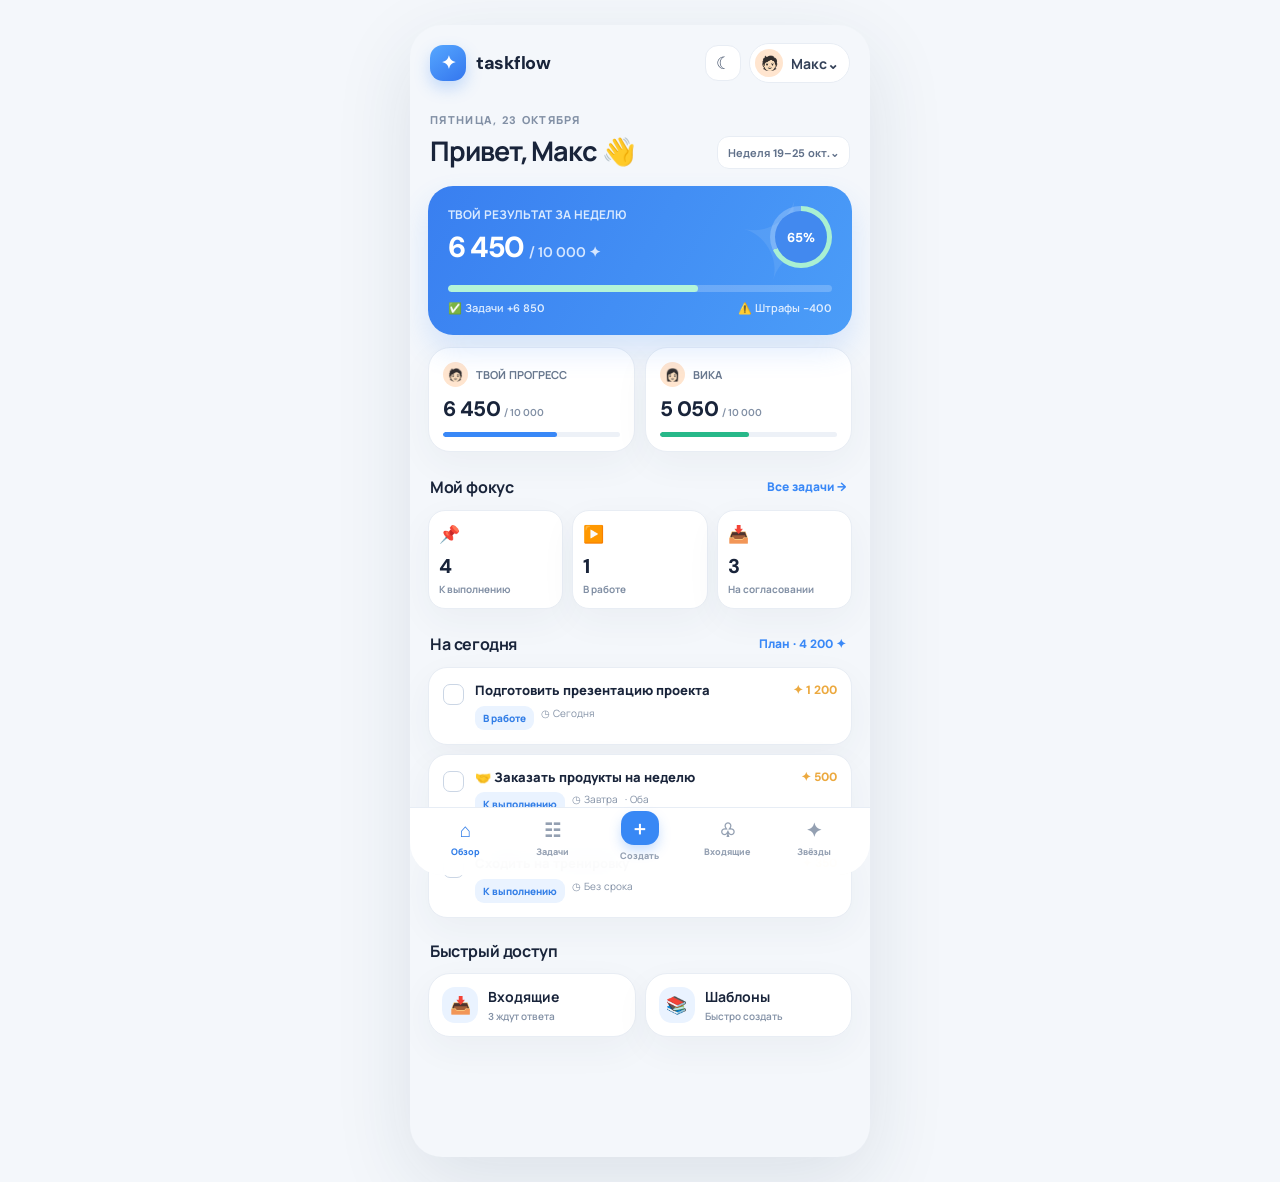
<file: prototype/taskflow-miniapp.html>
<!doctype html>
<html lang="ru">
<head>
<meta charset="utf-8"><meta name="viewport" content="width=device-width,initial-scale=1,viewport-fit=cover"><meta name="theme-color" content="#f4f7fb">
<title>TaskFlow — Mini App concept</title>
<style>
@import url('https://fonts.googleapis.com/css2?family=DM+Sans:wght@400;500;600;700;800&family=Manrope:wght@400;500;600;700;800&display=swap');
:root{--bg:#f4f7fb;--card:#fff;--ink:#19243a;--muted:#8290a5;--line:#e8edf4;--blue:#3988f7;--blue2:#eaf3ff;--mint:#27b889;--amber:#f1a83b;--red:#e66a75;--shadow:0 12px 36px #253c5d0c;--radius:22px}*{box-sizing:border-box}body{margin:0;background:var(--bg);color:var(--ink);font-family:'DM Sans',Manrope,-apple-system,BlinkMacSystemFont,sans-serif;font-size:14px}button,input,select,textarea{font:inherit}button{cursor:pointer;border:0}.app{max-width:460px;min-height:100vh;margin:auto;background:var(--bg);position:relative;padding-bottom:98px;overflow:hidden}.top{padding:18px 20px 12px;display:flex;align-items:center;justify-content:space-between}.brand{display:flex;align-items:center;gap:10px;font-weight:800;font-size:18px;letter-spacing:-.5px}.logo{width:36px;height:36px;border-radius:13px;background:linear-gradient(145deg,#56a7ff,#3476ee);display:grid;place-items:center;color:white;box-shadow:0 7px 16px #3988f744}.profile{display:flex;align-items:center;gap:8px;background:#fff;border:1px solid var(--line);padding:5px 10px 5px 5px;border-radius:99px;color:#344158;font-weight:700}.avatar{width:28px;height:28px;border-radius:50%;background:#ffe5cf;display:grid;place-items:center}.content{padding:8px 18px 22px}.greeting{display:flex;justify-content:space-between;align-items:flex-end;margin:9px 2px 17px}.eyebrow{color:var(--muted);font-size:11px;font-weight:800;text-transform:uppercase;letter-spacing:1.3px}.greeting h1{font-size:27px;letter-spacing:-1.1px;margin:5px 0 0}.week-chip{background:#fff;border:1px solid var(--line);border-radius:12px;padding:8px 10px;color:#61718a;font-size:11px;font-weight:700}.hero{background:linear-gradient(120deg,#397ff0,#4b9df8);color:white;border-radius:25px;padding:20px;box-shadow:0 15px 30px #3988f72a;position:relative;overflow:hidden}.hero:after{content:'✦';position:absolute;right:22px;top:-17px;font-size:112px;color:#ffffff16;transform:rotate(15deg)}.hero-head{display:flex;justify-content:space-between;position:relative;z-index:1}.hero-label{font-size:12px;color:#d8e9ff;font-weight:700}.hero-total{font-size:29px;font-weight:800;letter-spacing:-1px;margin-top:5px}.hero-total small{font-size:14px;font-weight:600;color:#d5e6ff;letter-spacing:0}.goal-ring{width:62px;height:62px;border-radius:50%;display:grid;place-items:center;background:conic-gradient(#a9f0d2 0 68%,#ffffff39 68%);position:relative}.goal-ring:before{content:'';position:absolute;inset:5px;background:#4289ef;border-radius:50%}.goal-ring span{position:relative;font-size:13px;font-weight:800}.progress{height:7px;border-radius:10px;background:#ffffff35;margin:17px 0 8px;overflow:hidden;position:relative;z-index:1}.progress i{display:block;background:#b3f4d8;width:68%;height:100%;border-radius:inherit}.hero-foot{display:flex;justify-content:space-between;color:#deedff;font-size:11px;font-weight:600;position:relative;z-index:1}.duo{display:grid;grid-template-columns:1fr 1fr;gap:10px;margin:12px 0}.person-card,.stat,.panel,.task-card,.shortcut{background:var(--card);border:1px solid var(--line);border-radius:var(--radius);box-shadow:var(--shadow)}.person-card{padding:14px}.person-head{display:flex;align-items:center;gap:8px;color:#69788e;font-weight:700;font-size:11px}.person-head .avatar{width:25px;height:25px;font-size:12px}.person-points{font-size:21px;font-weight:800;letter-spacing:-.6px;margin:8px 0 2px}.person-points small{font-size:10px;color:var(--muted);font-weight:600;letter-spacing:0}.mini-bar{height:5px;background:#edf1f7;border-radius:9px;overflow:hidden;margin-top:9px}.mini-bar i{height:100%;display:block;background:var(--blue);border-radius:9px}.section-head{display:flex;align-items:center;justify-content:space-between;margin:22px 2px 11px}.section-head h2{font-size:16px;margin:0;letter-spacing:-.4px}.text-btn{background:none;color:var(--blue);font-size:12px;font-weight:800;padding:4px}.metrics{display:grid;grid-template-columns:repeat(3,1fr);gap:9px}.stat{padding:12px 10px;border-radius:17px}.stat-icon{font-size:17px}.stat-num{font-size:20px;font-weight:800;margin-top:8px;letter-spacing:-.5px}.stat-label{color:var(--muted);font-size:10px;font-weight:700;margin-top:3px}.shortcuts{display:grid;grid-template-columns:1fr 1fr;gap:9px}.shortcut{padding:13px;display:flex;align-items:center;gap:10px;text-align:left;color:var(--ink);font-weight:700}.shortcut .tile{width:36px;height:36px;border-radius:13px;display:grid;place-items:center;background:var(--blue2);font-size:17px}.shortcut small{display:block;color:var(--muted);font-size:10px;font-weight:600;margin-top:3px}.panel{padding:14px;border-radius:19px}.task-card{padding:14px;margin-bottom:9px;border-radius:19px;display:flex;gap:11px;align-items:flex-start;cursor:pointer}.check{width:21px;height:21px;border-radius:7px;border:1.7px solid #cbd6e5;flex:0 0 auto;margin-top:2px}.task-body{flex:1;min-width:0}.task-title{font-weight:800;font-size:13px;line-height:1.35}.task-meta{color:var(--muted);font-size:10px;margin-top:6px;display:flex;gap:7px;flex-wrap:wrap}.task-points{font-size:12px;color:#eca93f;font-weight:800;white-space:nowrap}.badge{display:inline-flex;align-items:center;gap:4px;padding:5px 8px;border-radius:9px;font-size:10px;font-weight:800;background:#eff4fa;color:#75849a}.badge.blue{background:#eaf3ff;color:#347fe7}.badge.green{background:#e8f8f1;color:#21a879}.badge.orange{background:#fff5e5;color:#df972d}.badge.red{background:#fff0f1;color:#d85d68}.filters{display:flex;gap:7px;overflow:auto;padding:2px 0 10px;scrollbar-width:none}.filters button{background:#fff;border:1px solid var(--line);padding:8px 12px;border-radius:99px;color:#76859b;font-size:11px;font-weight:800;white-space:nowrap}.filters button.active{background:#2f80f4;border-color:#2f80f4;color:white}.tabscope{display:flex;background:#e9eef6;border-radius:13px;padding:3px;margin:6px 0 12px}.tabscope button{background:transparent;flex:1;padding:8px 2px;border-radius:10px;color:#78869a;font-size:10px;font-weight:800}.tabscope button.active{background:white;color:#2d7fea;box-shadow:0 2px 8px #263b5b10}.bottom{position:fixed;bottom:0;left:50%;transform:translateX(-50%);width:min(460px,100%);padding:9px 12px calc(10px + env(safe-area-inset-bottom));background:#fffffff2;backdrop-filter:blur(18px);border-top:1px solid #e7edf5;display:grid;grid-template-columns:repeat(5,1fr);z-index:10}.nav{color:#94a0b2;background:none;display:flex;align-items:center;flex-direction:column;gap:4px;font-size:9px;font-weight:800;padding:3px}.nav b{font-size:19px;line-height:21px}.nav.active{color:#347fe8}.nav.add b{background:#3888f5;color:white;border-radius:13px;width:38px;height:34px;display:grid;place-items:center;margin-top:-9px;box-shadow:0 6px 12px #3988f744}.page-title{font-size:24px;letter-spacing:-.9px;margin:8px 2px 5px}.sub{color:var(--muted);font-size:12px;margin:0 2px 15px}.summary-row{display:flex;gap:8px;overflow:auto;margin:12px 0}.summary-pill{background:white;border:1px solid var(--line);border-radius:13px;padding:10px 12px;white-space:nowrap;font-size:11px;color:#687991;font-weight:700}.summary-pill strong{color:var(--ink);font-size:14px;margin-right:4px}.primary{width:100%;border-radius:15px;padding:14px;color:white;background:var(--blue);font-weight:800;box-shadow:0 8px 17px #3988f72b}.secondary{background:#eef4fc;color:#3d80dc;border-radius:13px;padding:11px 13px;font-weight:800}.danger{background:#fff0f1;color:#d75c67;border-radius:13px;padding:11px 13px;font-weight:800}.modal-wrap{position:fixed;inset:0;background:#14223a66;z-index:30;display:none;align-items:flex-end;justify-content:center}.modal-wrap.open{display:flex}.modal{width:min(460px,100%);max-height:90vh;overflow:auto;background:#f8fafd;border-radius:25px 25px 0 0;padding:11px 20px calc(22px + env(safe-area-inset-bottom));animation:up .22s ease}.handle{width:38px;height:4px;background:#d8e0eb;border-radius:8px;margin:0 auto 17px}.modal-head{display:flex;justify-content:space-between;align-items:center;margin-bottom:17px}.modal-head h2{margin:0;font-size:19px;letter-spacing:-.5px}.close{width:31px;height:31px;border-radius:50%;background:#eaf0f7;color:#7b899d;font-size:19px}.field{margin:13px 0}.field label{display:block;color:#687890;font-size:11px;font-weight:800;margin:0 0 7px 2px}.field input,.field select,.field textarea{width:100%;border:1px solid #e1e8f0;border-radius:13px;background:#fff;padding:13px;color:var(--ink);outline:0}.field textarea{min-height:78px;resize:vertical}.choice-row{display:flex;gap:7px}.choice{flex:1;border:1px solid #e1e8f0;background:#fff;color:#697991;padding:10px 5px;border-radius:12px;font-size:11px;font-weight:800}.choice.selected{background:#eaf3ff;border-color:#82b6fa;color:#347fe8}.modal-actions{display:flex;gap:9px;margin-top:18px}.modal-actions>*{flex:1}.confirm-card{padding:18px;background:#fff;border-radius:19px;text-align:center;margin:15px 0}.confirm-card .big{font-size:36px}.confirm-card h3{margin:8px 0}.confirm-card p{color:var(--muted);font-size:12px;line-height:1.5}.approval{border:1px solid #e9edf4;border-radius:17px;background:#fff;padding:14px;margin:9px 0}.approval-actions{display:flex;gap:7px;margin-top:12px}.approval-actions button{flex:1}.empty{text-align:center;padding:30px 18px;color:#8794a7}.empty b{display:block;font-size:32px;margin-bottom:8px}.toast{position:fixed;z-index:50;left:50%;bottom:91px;transform:translate(-50%,20px);opacity:0;background:#17243a;color:white;padding:11px 16px;border-radius:13px;font-size:12px;font-weight:700;transition:.2s;pointer-events:none;white-space:nowrap}.toast.show{opacity:1;transform:translate(-50%,0)}.week-switch{display:flex;align-items:center;justify-content:space-between;margin:10px 0 14px}.week-switch button{background:#fff;border:1px solid var(--line);width:34px;height:34px;border-radius:11px;color:#4a85d5;font-size:18px}.week-switch strong{font-size:12px}.score-card{padding:16px;background:white;border:1px solid var(--line);border-radius:19px;margin-bottom:10px}.score-top{display:flex;align-items:center;justify-content:space-between}.score-name{font-weight:800}.score-total{font-size:22px;font-weight:800;letter-spacing:-.8px}.score-detail{display:flex;justify-content:space-between;margin-top:11px;color:#8793a5;font-size:10px}.score-detail b{color:#45536a}.setting-row{display:flex;justify-content:space-between;align-items:center;padding:14px 2px;border-bottom:1px solid var(--line)}.setting-row:last-child{border:0}.setting-row span{font-weight:700}.setting-row small{display:block;color:var(--muted);font-size:10px;margin-top:4px}.setting-row button{background:#eef4fc;color:#4385dd;padding:8px 10px;border-radius:10px;font-weight:800;font-size:11px}@keyframes up{from{transform:translateY(30px);opacity:.7}to{transform:translateY(0);opacity:1}}@media(min-width:700px){body{padding:25px 0}.app{min-height:calc(100vh - 50px);border-radius:32px;box-shadow:0 24px 80px #1e35551c}.bottom{bottom:25px;border-radius:0 0 32px 32px}.modal-wrap{align-items:center}.modal{border-radius:25px;padding-bottom:22px}}
/* Dark palette follows Telegram's night surfaces while keeping the same accent hierarchy. */
:root[data-theme="dark"]{color-scheme:dark;--bg:#111820;--card:#1a242f;--ink:#eef3fa;--muted:#91a0b2;--line:#293643;--blue:#4a96ff;--blue2:#213852;--shadow:0 12px 36px #00000024}
:root[data-theme="dark"] body{background:var(--bg)}
:root[data-theme="dark"] .profile,:root[data-theme="dark"] .week-chip,:root[data-theme="dark"] .filters button,:root[data-theme="dark"] .summary-pill,:root[data-theme="dark"] .score-card,:root[data-theme="dark"] .approval,:root[data-theme="dark"] .confirm-card,:root[data-theme="dark"] .field input,:root[data-theme="dark"] .field select,:root[data-theme="dark"] .field textarea,:root[data-theme="dark"] .choice{background:#1a242f;color:var(--ink);border-color:var(--line)}
:root[data-theme="dark"] .profile{color:#dce5f0}
:root[data-theme="dark"] .person-head,:root[data-theme="dark"] .score-detail,:root[data-theme="dark"] .task-meta{color:#9aaabd}
:root[data-theme="dark"] .mini-bar{background:#303d4a}
:root[data-theme="dark"] .check{border-color:#536274}
:root[data-theme="dark"] .badge{background:#293643;color:#a8b6c7}
:root[data-theme="dark"] .badge.blue{background:#203953;color:#80b8ff}
:root[data-theme="dark"] .badge.green{background:#1d3b34;color:#72d6b1}
:root[data-theme="dark"] .badge.orange{background:#423624;color:#f2c26e}
:root[data-theme="dark"] .badge.red{background:#432b32;color:#f08b95}
:root[data-theme="dark"] .tabscope{background:#202b36}
:root[data-theme="dark"] .tabscope button.active{background:#334250;color:#8fc0ff;box-shadow:none}
:root[data-theme="dark"] .bottom{background:#151e27f2;border-color:#293643}
:root[data-theme="dark"] .secondary,:root[data-theme="dark"] .setting-row button{background:#263847;color:#91c2ff}
:root[data-theme="dark"] .danger{background:#422b32;color:#ff9ca4}
:root[data-theme="dark"] .modal{background:#18222c}
:root[data-theme="dark"] .handle{background:#465360}
:root[data-theme="dark"] .close{background:#293743;color:#bac6d3}
:root[data-theme="dark"] .field label{color:#a2b0c0}
:root[data-theme="dark"] .choice.selected{background:#203953;border-color:#4a96ff;color:#91c4ff}
:root[data-theme="dark"] .approval{border-color:#293643}
:root[data-theme="dark"] .score-detail b{color:#dce5f0}
:root[data-theme="dark"] .theme-toggle{background:#263847;color:#ffd36f}
.top-actions{display:flex;align-items:center;gap:8px}.theme-toggle{width:36px;height:36px;border-radius:13px;background:#fff;border:1px solid var(--line);color:#42516a;font-size:17px;display:grid;place-items:center}
.searchbox{display:flex;align-items:center;gap:9px;background:var(--card);border:1px solid var(--line);border-radius:15px;padding:0 13px;margin:12px 0}.searchbox span{color:var(--muted);font-size:16px}.searchbox input{width:100%;border:0;background:transparent;outline:0;padding:12px 0;color:var(--ink)}.epic-summary{padding:14px;background:linear-gradient(135deg,#eef5ff,#fff);border:1px solid #dbeaff;border-radius:17px;margin:12px 0}.epic-summary-top{display:flex;justify-content:space-between;align-items:center;gap:8px}.epic-summary-title{font-size:12px;font-weight:800}.epic-summary-points{font-size:14px;font-weight:800;color:#3782e8;white-space:nowrap}.epic-track{height:6px;border-radius:9px;background:#dfeaf7;overflow:hidden;margin:11px 0 7px}.epic-track i{display:block;height:100%;background:linear-gradient(90deg,#3988f7,#27b889);border-radius:9px;transition:width .25s ease}.epic-foot{display:flex;justify-content:space-between;gap:8px;color:var(--muted);font-size:10px;font-weight:700}.epic-label{color:#4d82c6;font-size:9px;font-weight:900;letter-spacing:.08em;text-transform:uppercase}.subtask-list{display:grid;gap:8px;margin:10px 0}.subtask-row{display:flex;align-items:center;gap:9px;padding:11px;border:1px solid var(--line);background:var(--card);border-radius:14px;cursor:pointer}.subtask-row:hover,.relation-row:hover{border-color:#b8d5fa}.subtask-icon{width:26px;height:26px;border-radius:9px;background:var(--blue2);color:#3d83e6;display:grid;place-items:center;font-size:12px;flex:0 0 auto}.subtask-copy{min-width:0;flex:1}.subtask-title{font-size:11px;font-weight:800;white-space:nowrap;overflow:hidden;text-overflow:ellipsis}.subtask-meta{margin-top:4px;color:var(--muted);font-size:9px}.subtask-price{font-size:11px;font-weight:800;color:#e5a037;white-space:nowrap}.progress-caption{display:flex;align-items:center;justify-content:space-between;font-size:10px;color:var(--muted);font-weight:700}.relation-row{display:flex;align-items:center;gap:9px;padding:11px;background:var(--card);border:1px solid var(--line);border-radius:13px;margin:7px 0;cursor:pointer}.relation-icon{width:26px;height:26px;border-radius:9px;background:#f0f4fa;display:grid;place-items:center;color:#6c819b}.relation-copy{flex:1;min-width:0}.relation-title{font-size:11px;font-weight:800}.relation-meta{font-size:9px;color:var(--muted);margin-top:4px}.notice{display:flex;gap:9px;padding:11px 12px;background:#fff6e8;border:1px solid #f5e1bd;color:#99691d;border-radius:13px;font-size:10px;line-height:1.45;margin:10px 0}.notice.red{background:#fff0f1;border-color:#f5d6d9;color:#b34f5a}.notice.green{background:#eaf8f2;border-color:#ccefe0;color:#27815f}.soft-button{width:100%;padding:11px;border:1px dashed #c9d8ea;background:transparent;color:#4a86d7;border-radius:13px;font-size:11px;font-weight:800;margin-top:7px}.small-action{background:#eef4fc;color:#4385dd;padding:7px 9px;border-radius:9px;font-size:10px;font-weight:800}.subtask-list .badge{font-size:9px;padding:4px 6px}.prototype-note{font-size:9px;color:var(--muted);text-align:center;margin:8px 0 0}
:root[data-theme="dark"] .epic-summary{background:linear-gradient(135deg,#1b2c3d,#1a242f);border-color:#30465d}:root[data-theme="dark"] .epic-track{background:#303d4a}:root[data-theme="dark"] .notice{background:#3b3324;border-color:#57462a;color:#f2c26e}:root[data-theme="dark"] .notice.red{background:#422b32;border-color:#57343c;color:#f08b95}:root[data-theme="dark"] .notice.green{background:#1d3b34;border-color:#2a5246;color:#72d6b1}:root[data-theme="dark"] .searchbox{background:#1a242f}
</style>
</head>
<body><div class="app"><header class="top"><div class="brand"><div class="logo">✦</div>taskflow</div><div class="top-actions"><button class="theme-toggle" id="themeToggle" aria-label="Включить тёмную тему" onclick="toggleTheme()">☾</button><button class="profile" onclick="toast('Профиль: Макс')"><span class="avatar">🧑🏻</span> Макс⌄</button></div></header><main id="view" class="content"></main><nav class="bottom" id="nav"></nav></div><div class="modal-wrap" id="modalWrap" onclick="if(event.target===this)closeModal()"><section class="modal" id="modal"></section></div><div class="toast" id="toast"></div>
<script>
const peer='Вика';let page='home',scope='mine',filter='all',weekOffset=0,taskQuery='';let nextId=13;
let tasks=[
{id:1,title:'Подготовить презентацию проекта',status:'IN_PROGRESS',target:'SELF',owner:'Макс',points:1200,deadline:'Сегодня',effort:90,comment:'Финальная версия для встречи',author:'Макс'},
{id:2,title:'Заказать продукты на неделю',status:'TODO',target:'SHARED',owner:'Оба',points:500,deadline:'Завтра',effort:30,comment:'Не забыть кофе и фрукты',author:'Вика'},
{id:3,title:'Разобрать кладовку',status:'BACKLOG',target:'PEER',owner:peer,points:800,deadline:'25 окт',effort:60,comment:'',author:'Макс'},
{id:4,title:'Сходить на тренировку',status:'TODO',target:'SELF',owner:'Макс',points:350,deadline:'Без срока',effort:60,comment:'',author:'Макс'},
{id:5,title:'Оплатить интернет',status:'DONE',target:'SELF',owner:'Макс',points:150,deadline:'Вчера',effort:5,comment:'',author:'Макс'},
{id:6,title:'Записать машину на ТО',status:'BACKLOG',target:'SELF',owner:'Макс',points:600,deadline:'Без срока',effort:20,comment:'',author:peer},
{id:7,title:'Выбрать фильм на вечер',status:'TODO',target:'SHARED',owner:'Оба',points:250,deadline:'Сегодня',effort:15,comment:'',author:'Макс'},
{id:8,title:'Купить корм для кота',status:'CANCELLED',target:'PEER',owner:peer,points:300,deadline:'Без срока',effort:10,comment:'',author:'Вика'},
{id:9,title:'Подготовить запуск проекта',status:'TODO',target:'SELF',owner:'Макс',points:1200,deadline:'30 окт',effort:240,comment:'Главная задача с отдельным бонусом за весь результат',author:'Макс',parentId:null},
{id:10,title:'Собрать требования',status:'DONE',target:'SELF',owner:'Макс',points:450,deadline:'Сегодня',effort:45,comment:'',author:'Макс',parentId:9},
{id:11,title:'Подготовить макет',status:'IN_PROGRESS',target:'PEER',owner:peer,points:700,deadline:'27 окт',effort:90,comment:'Первый экран и карточка эпика',author:'Макс',parentId:9},
{id:12,title:'Проверить сценарий согласования',status:'BACKLOG',target:'PEER',owner:peer,points:350,deadline:'28 окт',effort:30,comment:'',author:'Макс',parentId:9}];
let links=[{from:3,to:4,type:'DEPENDS_ON'},{from:2,to:1,type:'RELATED'}];
let penalties=[{name:'Опоздание',emoji:'⏰',method:'За минуту',rate:50,active:true},{name:'Instagram',emoji:'📱',method:'За минуту',rate:100,active:true},{name:'Другое',emoji:'✏️',method:'Вручную',rate:null,active:true}];
let templates=[{title:'Английский',points:500,effort:60},{title:'Диплом',points:500,effort:60},{title:'Тренировка',points:350,effort:60}];let results=[{name:'Макс',earned:6850,lost:400,goal:10000,emoji:'🧑🏻'},{name:'Вика',earned:5200,lost:150,goal:10000,emoji:'👩🏻'}];
const statuses={BACKLOG:['Ждёт согласования','orange'],TODO:['К выполнению','blue'],IN_PROGRESS:['В работе','blue'],DONE:['Выполнено','green'],CANCELLED:['Отменена','red']};
const money=n=>Number(n||0).toLocaleString('ru-RU');
function toast(s){let t=document.getElementById('toast');t.textContent=s;t.classList.add('show');setTimeout(()=>t.classList.remove('show'),2100)}
function go(p){page=p;render()}function navRender(){let items=[['home','⌂','Обзор'],['tasks','☷','Задачи'],['new','＋','Создать'],['inbox','♧','Входящие'],['stars','✦','Звёзды']];document.getElementById('nav').innerHTML=items.map(([id,icon,label])=>`<button class="nav ${page===id?'active':''} ${id==='new'?'add':''}" onclick="${id==='new'?'openTask()':`go('${id}')`}"><b>${icon}</b>${label}</button>`).join('')}
function esc(s){return String(s).replace(/[&<>"']/g,c=>({'&':'&amp;','<':'&lt;','>':'&gt;','"':'&quot;',"'":'&#39;'}[c]))}
function home(){let active=tasks.filter(t=>t.parentId==null&&['TODO','IN_PROGRESS'].includes(t.status));let done=tasks.filter(t=>t.status==='DONE').length;let backlog=tasks.filter(t=>t.status==='BACKLOG').length;return `<div class="greeting"><div><div class="eyebrow">Пятница, 23 октября</div><h1>Привет, Макс 👋</h1></div><div class="week-chip">Неделя 19–25 окт.⌄</div></div><section class="hero"><div class="hero-head"><div><div class="hero-label">ТВОЙ РЕЗУЛЬТАТ ЗА НЕДЕЛЮ</div><div class="hero-total">${money(6450)} <small>/ 10 000 ✦</small></div></div><div class="goal-ring"><span>65%</span></div></div><div class="progress"><i style="width:65%"></i></div><div class="hero-foot"><span>✅ Задачи +6 850</span><span>⚠️ Штрафы −400</span></div></section><div class="duo">${results.map(r=>`<div class="person-card"><div class="person-head"><span class="avatar">${r.emoji}</span>${r.name=== 'Макс'?'ТВОЙ ПРОГРЕСС':'ВИКА'}</div><div class="person-points">${money(r.earned-r.lost)} <small>/ ${money(r.goal)}</small></div><div class="mini-bar"><i style="width:${(r.earned-r.lost)/r.goal*100}%;background:${r.name==='Макс'?'#3988f7':'#27b889'}"></i></div></div>`).join('')}</div><div class="section-head"><h2>Мой фокус</h2><button class="text-btn" onclick="go('tasks')">Все задачи →</button></div><div class="metrics"><div class="stat"><div class="stat-icon">📌</div><div class="stat-num">${active.filter(t=>t.status==='TODO').length}</div><div class="stat-label">К выполнению</div></div><div class="stat"><div class="stat-icon">▶️</div><div class="stat-num">${active.filter(t=>t.status==='IN_PROGRESS').length}</div><div class="stat-label">В работе</div></div><div class="stat"><div class="stat-icon">📥</div><div class="stat-num">${backlog}</div><div class="stat-label">На согласовании</div></div></div><div class="section-head"><h2>На сегодня</h2><button class="text-btn" onclick="go('tasks')">План · ${money(tasks.filter(t=>['TODO','IN_PROGRESS'].includes(t.status)).reduce((n,t)=>n+(t.points||0),0))} ✦</button></div>${active.slice(0,3).map(taskRow).join('')}<div class="section-head"><h2>Быстрый доступ</h2></div><div class="shortcuts"><button class="shortcut" onclick="go('inbox')"><span class="tile">📥</span><span>Входящие<small>${backlog} ждут ответа</small></span></button><button class="shortcut" onclick="go('templates')"><span class="tile">📚</span><span>Шаблоны<small>Быстро создать</small></span></button></div>`}
function taskPage(){let q=taskQuery.trim().toLocaleLowerCase('ru'),all=tasks.filter(t=>t.parentId==null&&matchesScope(t)&&(matchesFilter(t)||childrenOf(t.id).some(c=>matchesScope(c)&&matchesFilter(c)))&&(!q||t.title.toLocaleLowerCase('ru').includes(q)||childrenOf(t.id).some(c=>matchesScope(c)&&matchesFilter(c)&&c.title.toLocaleLowerCase('ru').includes(q))));let todo=tasks.filter(t=>t.status==='TODO').reduce((n,t)=>n+(t.points||0),0),work=tasks.filter(t=>t.status==='IN_PROGRESS').reduce((n,t)=>n+(t.points||0),0);return `<h1 class="page-title">Задачи</h1><p class="sub">Эпики, связанные задачи и общий план</p><div class="summary-row"><div class="summary-pill"><strong>${money(todo)}</strong> к выполнению</div><div class="summary-pill"><strong>${money(work)}</strong> в работе</div><div class="summary-pill"><strong>${money(todo+work)}</strong> план ✦</div></div><div class="searchbox"><span>⌕</span><input aria-label="Поиск задач" placeholder="Найти задачу или подзадачу" value="${esc(taskQuery)}" oninput="taskQuery=this.value;renderTaskRows()"></div><div class="tabscope">${[['mine','Мои'],['peer','Вики'],['shared','Общие'],['assigned','Создал']].map(([s,l])=>`<button class="${scope===s?'active':''}" onclick="scope='${s}';render()">${l}</button>`).join('')}</div><div class="filters">${[['all','Все'],['active','Активные'],['work','В работе'],['backlog','Согласование'],['done','Готово'],['archive','Архив']].map(([f,l])=>`<button class="${filter===f?'active':''}" onclick="filter='${f}';render()">${l}</button>`).join('')}</div><div id="taskRows">${all.length?all.map(taskRow).join(''):`<div class="empty"><b>☀️</b>Здесь пока нет задач</div>`}</div><button class="primary" onclick="openTask()">＋ Новая задача</button><p class="prototype-note">Показаны верхнеуровневые задачи · подзадачи — внутри эпика</p>`}
function matchesScope(t){if(scope==='mine'&&t.owner!=='Макс'&&t.target!=='SHARED')return false;if(scope==='peer'&&t.owner==='Макс')return false;if(scope==='shared'&&t.target!=='SHARED')return false;if(scope==='assigned'&&t.author!=='Макс')return false;return true}
function matchesFilter(t){return filter==='all'&&['BACKLOG','TODO','IN_PROGRESS'].includes(t.status)||filter==='active'&&['TODO','IN_PROGRESS'].includes(t.status)||filter==='work'&&t.status==='IN_PROGRESS'||filter==='backlog'&&t.status==='BACKLOG'||filter==='done'&&t.status==='DONE'||filter==='archive'&&t.status==='CANCELLED'}
function renderTaskRows(){let host=document.getElementById('taskRows');if(!host)return;let q=taskQuery.trim().toLocaleLowerCase('ru');let all=tasks.filter(t=>t.parentId==null&&matchesScope(t)&&matchesFilter(t)&&( !q||t.title.toLocaleLowerCase('ru').includes(q)||childrenOf(t.id).some(c=>matchesScope(c)&&matchesFilter(c)&&c.title.toLocaleLowerCase('ru').includes(q))));host.innerHTML=all.length?all.map(taskRow).join(''):`<div class="empty"><b>⌕</b>Ничего не найдено</div>`}
function inbox(){let pending=tasks.filter(t=>t.status==='BACKLOG');return `<h1 class="page-title">Входящие</h1><p class="sub">Предложения, которые ждут твоего решения</p>${pending.length?pending.map(t=>`<div class="approval"><div style="display:flex;justify-content:space-between"><span class="badge orange">${t.owner==='Макс'?'Нужно оценить':'Нужно принять'}</span><span class="task-points">✦ ${money(t.points)}${t.target==='SHARED'?' каждому':''}</span></div><h3 style="font-size:15px;margin:12px 0 5px">${esc(t.title)}</h3><div class="task-meta">От ${t.author} · ${t.deadline} · ${t.effort} мин.</div>${t.comment?`<p style="font-size:11px;color:#738198">${esc(t.comment)}</p>`:''}<div class="approval-actions"><button class="primary" style="padding:10px" onclick="approve(${t.id})">✓ Принять ${money(t.points)} ✦</button><button class="secondary" onclick="rateOther(${t.id})">Изменить</button></div><button class="text-btn" style="margin:8px 0 0" onclick="rejectTask(${t.id})">Отклонить предложение</button></div>`).join(''):`<div class="empty"><b>✨</b>Все предложения рассмотрены</div>`}`}
function stars(){return `<h1 class="page-title">Звёзды</h1><p class="sub">Результаты и история баллов</p><div class="week-switch"><button onclick="weekOffset--;render()">‹</button><strong>${weekOffset===0?'19 — 25 октября':weekOffset===-1?'12 — 18 октября':'Неделя '+(20+weekOffset*7)+' октября'}</strong><button onclick="weekOffset=Math.min(0,weekOffset+1);render()">›</button></div>${results.map(r=>{let earned=weekOffset===0?r.earned:r.earned-1900,lost=weekOffset===0?r.lost:r.lost+100,net=earned-lost,pct=Math.max(0,Math.min(100,net/r.goal*100));return `<section class="score-card"><div class="score-top"><div><div class="person-head"><span class="avatar">${r.emoji}</span><span class="score-name">${r.name}</span></div><div class="score-total" style="margin-top:9px">${money(net)} <span style="font-size:12px;color:#8793a5">/ ${money(r.goal)} ✦</span></div></div><div class="goal-ring" style="background:conic-gradient(${r.name==='Макс'?'#3988f7':'#27b889'} ${pct}%,#edf2f8 ${pct}%)"><span style="color:#25344b">${Math.round(pct)}%</span></div></div><div class="mini-bar"><i style="width:${pct}%;background:${r.name==='Макс'?'#3988f7':'#27b889'}"></i></div><div class="score-detail"><span>Задачи <b>+${money(earned)}</b></span><span>Штрафы <b>−${money(lost)}</b></span><span>Осталось <b>${money(Math.max(0,r.goal-net))}</b></span></div></section>`}).join('')}<div class="section-head"><h2>История баллов</h2><button class="text-btn" onclick="toast('Показаны последние 5 недель')">Все недели⌄</button></div><div class="panel">${['13–19 окт.','6–12 окт.','29 сен. – 5 окт.'].map((x,i)=>`<div class="setting-row"><span>📅 ${x}<small>Макс ${money([4550,8100,7200][i])} ✦ · Вика ${money([6020,3400,9110][i])} ✦</small></span><span class="badge ${i===1?'green':'blue'}">${i===1?'Цель достигнута':'Неделя'}</span></div>`).join('')}</div><div class="section-head"><h2>Штрафы</h2><button class="text-btn" onclick="go('penalties')">Смотреть все →</button></div><button class="shortcut" style="width:100%" onclick="go('penalties')"><span class="tile">⚠️</span><span>Штрафы этой недели<small>Макс −400 ✦ · Вика −150 ✦</small></span></button>`}
function templatePage(){return `<h1 class="page-title">Шаблоны</h1><p class="sub">Общие заготовки с готовой оценкой</p>${templates.map((t,i)=>`<div class="task-card" onclick="openTask(0,${i})"><div class="tile" style="width:38px;height:38px;border-radius:13px;background:#eef5ff;display:grid;place-items:center">${['📘','🎓','🏃'][i%3]}</div><div class="task-body"><div class="task-title">${esc(t.title)}</div><div class="task-meta">⏱ ${t.effort} мин. · готовая оценка</div></div><div class="task-points">✦ ${money(t.points)}</div></div>`).join('')}<button class="primary" onclick="editTemplate()">＋ Создать шаблон</button><div class="section-head"><h2>Автоматическая оценка</h2></div><p class="sub">Задачи себе и общие задачи из шаблона сразу попадают в план. Если изменить название, время или баллы, задаче понадобится согласование.</p>`}
function penaltyPage(){return `<h1 class="page-title">Штрафы</h1><p class="sub">Назначайте вручную, результаты сохраняют историю</p><button class="primary" onclick="penaltyForm()">＋ Назначить штраф</button><div class="section-head"><h2>Типы штрафов</h2><button class="text-btn" onclick="newPenaltyType()">＋ Новый тип</button></div><div class="panel">${penalties.map((p,i)=>`<div class="setting-row"><span>${p.emoji} ${p.name}<small>${p.method}${p.rate?` · ${money(p.rate)} ✦/мин`:''}</small></span><button onclick="togglePenalty(${i})">${p.active?'Вкл.':'Выкл.'}</button></div>`).join('')}</div><div class="section-head"><h2>Недавние</h2></div><div class="panel"><div class="setting-row"><span>⏰ Опоздание<small>Макс · 22 окт. · 8 минут</small></span><b style="color:#db6571">−400 ✦</b></div><div class="setting-row"><span>📱 Instagram<small>Вика · 21 окт. · 2 минуты</small></span><b style="color:#db6571">−200 ✦</b></div></div>`}
function settings(){return `<h1 class="page-title">Настройки</h1><p class="sub">Личные цели и параметры приложения</p><div class="panel"><div class="setting-row"><span>🎯 Недельная цель<small>Твоя цель на неделю</small></span><button onclick="setGoal()">10 000 ✦</button></div><div class="setting-row"><span>🌍 Часовой пояс<small>Для дат и дедлайнов</small></span><button onclick="setZone()">Москва</button></div><div class="setting-row"><span>📅 Неделя результатов<small>Общие границы для вас обоих</small></span><b style="font-size:11px">Пн — Вс</b></div></div><div class="section-head"><h2>Управление</h2></div><div class="shortcuts"><button class="shortcut" onclick="go('templates')"><span class="tile">📚</span><span>Шаблоны<small>${templates.length} активных</small></span></button><button class="shortcut" onclick="go('penalties')"><span class="tile">⚠️</span><span>Типы штрафов<small>${penalties.length} правила</small></span></button></div><div class="section-head"><h2>Пара</h2></div><div class="panel"><div class="setting-row"><span>🧑🏻 Макс<small>Участник TaskFlow</small></span><span class="badge green">Ты</span></div><div class="setting-row"><span>👩🏻 Вика<small>Участник TaskFlow</small></span><span class="badge blue">В сети</span></div></div>`}
function render(){navRender();let v=document.getElementById('view');v.innerHTML=({home, tasks:taskPage,inbox,stars,templates:templatePage,penalties:penaltyPage,settings}[page]||home)()}
function modal(content,title){document.getElementById('modal').innerHTML=`<div class="handle"></div><div class="modal-head"><h2>${title}</h2><button class="close" onclick="closeModal()">×</button></div>${content}`;document.getElementById('modalWrap').classList.add('open')};function closeModal(){document.getElementById('modalWrap').classList.remove('open')}
function openTask(id=0,templateIndex=-1,parentId=null){let t=tasks.find(x=>x.id===id),tpl=templateIndex>=0?templates[templateIndex]:null,target=t?.target||'SELF',parent=parentId?tasks.find(x=>x.id===parentId):null;modal(`<form id="taskForm" onsubmit="saveTask(event,${id},${parentId||'null'})">${parent?`<div class="notice">↳ Подзадача эпика <b>${esc(parent.title)}</b><br>Её цена будет согласована отдельно.</div>`:''}<div class="field"><label>Название задачи</label><input name="title" maxlength="200" required placeholder="Например, подготовить презентацию" value="${esc(t?.title||tpl?.title||'')}"></div><div class="field"><label>Для кого</label><div class="choice-row">${[['SELF','Себе'],['PEER','Вике'],['SHARED','Вместе']].map(([v,l])=>`<button type="button" class="choice ${target===v?'selected':''}" data-target="${v}" onclick="selectTarget(this)">${l}</button>`).join('')}</div><input type="hidden" name="target" value="${target}"></div><div class="field"><label>${parent?'Предложить цену подзадачи':'Предложить звёзды'} · 1–10 000</label><input name="points" type="number" min="1" max="10000" placeholder="На оценку партнёру" value="${t?.points||tpl?.points||''}"></div><div class="field"><label>Дедлайн</label><input name="deadline" type="date"></div><div class="field"><label>План, минут</label><input name="effort" type="number" min="1" max="10080" placeholder="Необязательно" value="${t?.effort||tpl?.effort||''}"></div><div class="field"><label>Комментарий</label><textarea name="comment" maxlength="1500" placeholder="Дополнительные детали">${esc(t?.comment||'')}</textarea></div><div class="modal-actions"><button type="button" class="secondary" onclick="closeModal()">Отмена</button><button class="primary">${id?'Сохранить':parent?'Создать подзадачу':'Создать задачу'}</button></div>${id&&['TODO','IN_PROGRESS','BACKLOG'].includes(t.status)?`<button type="button" class="danger" style="width:100%;margin-top:10px" onclick="deleteTask(${id})">Отменить задачу</button>`:''}</form>`,parent?'Новая подзадача':id?'Редактировать задачу':'Новая задача')}
function selectTarget(btn){btn.parentNode.querySelectorAll('.choice').forEach(x=>x.classList.remove('selected'));btn.classList.add('selected');btn.parentNode.nextElementSibling.value=btn.dataset.target}
function saveTask(e,id,parentId=null){e.preventDefault();let f=new FormData(e.target),v=Object.fromEntries(f);if(id){Object.assign(tasks.find(t=>t.id===id),{title:v.title,target:v.target,owner:v.target==='SHARED'?'Оба':v.target==='PEER'?peer:'Макс',points:+v.points||null,deadline:v.deadline||'Без срока',effort:+v.effort||null,comment:v.comment});toast('Изменения сохранены')}else{tasks.unshift({id:nextId++,title:v.title,status:'BACKLOG',target:v.target,owner:v.target==='SHARED'?'Оба':v.target==='PEER'?peer:'Макс',points:+v.points||null,deadline:v.deadline||'Без срока',effort:+v.effort||null,comment:v.comment,author:'Макс',parentId});toast(parentId?'Подзадача отправлена партнёру на согласование':v.target==='SELF'?'Задача отправлена на согласование':'Предложение отправлено')}closeModal();render();if(parentId)detail(parentId)}
function childrenOf(id){return tasks.filter(t=>t.parentId===id)}
function childPrice(parent){return childrenOf(parent.id).filter(t=>['TODO','IN_PROGRESS','DONE'].includes(t.status)).reduce((sum,t)=>sum+(t.points||0),0)}
function blockingTasks(id){return links.filter(l=>l.type==='DEPENDS_ON'&&l.to===id).map(l=>tasks.find(t=>t.id===l.from)).filter(t=>t&&t.status!=='DONE')}
function relatedTo(id){return links.filter(l=>l.type==='RELATED'&&(l.from===id||l.to===id)).map(l=>({task:tasks.find(t=>t.id===(l.from===id?l.to:l.from)),type:'RELATED'})).filter(x=>x.task)}
function dependenciesOf(id){return links.filter(l=>l.type==='DEPENDS_ON'&&(l.from===id||l.to===id)).map(l=>({task:tasks.find(t=>t.id===(l.to===id?l.from:l.to)),type:l.to===id?'Зависит от':'Блокирует'})).filter(x=>x.task)}
function childRow(t){let [label,color]=statuses[t.status],priceLabel=t.status==='BACKLOG'?`предложено ${money(t.points)} ✦`:t.points?`${money(t.points)} ✦`:'';return `<div class="subtask-row" onclick="detail(${t.id})"><span class="subtask-icon">${t.status==='DONE'?'✓':'↳'}</span><div class="subtask-copy"><div class="subtask-title">${esc(t.title)}</div><div class="subtask-meta"><span class="badge ${color}">${label}</span> · ${esc(t.owner)} · ${priceLabel||'без цены'}</div></div>${t.status!=='BACKLOG'&&t.points?`<span class="subtask-price">${money(t.points)} ✦</span>`:''}</div>`}
function attachExisting(parentId){let parent=tasks.find(t=>t.id===parentId),eligible=tasks.filter(t=>t.parentId==null&&t.id!==parentId&&t.status!=='CANCELLED');modal(`<p class="sub">Выбери самостоятельную задачу. Её цена, исполнитель и история сохранятся.</p>${eligible.map(t=>`<button class="relation-row" style="width:100%;text-align:left" onclick="attachTask(${parentId},${t.id})"><span class="relation-icon">${t.status==='DONE'?'✓':'＋'}</span><span class="relation-copy"><span class="relation-title">${esc(t.title)}</span><span class="relation-meta">${statuses[t.status][0]} · ${esc(t.owner)} · ${t.points?money(t.points)+' ✦':'оценка ждёт'}</span></span><span>Прикрепить</span></button>`).join('')||'<div class="empty">Нет доступных задач для прикрепления</div>'}<p class="prototype-note">Изменить связь может управляющий эпиком · повторное согласование бонуса не требуется</p>`,'Добавить существующую')}
function attachTask(parentId,childId){let parent=tasks.find(t=>t.id===parentId),child=tasks.find(t=>t.id===childId);if(parent.status==='DONE'||parent.status==='CANCELLED')return toast('Сначала открой эпик');if(childrenOf(childId).length)return toast('Вложенные эпики пока не поддерживаются');child.parentId=parentId;closeModal();render();detail(parentId);toast('Задача добавлена в эпик')}
function detachTask(parentId,childId){let child=tasks.find(t=>t.id===childId);confirmAction('Открепить подзадачу?',`«${child.title}» останется обычной задачей. Её цена и история сохранятся.`,()=>{child.parentId=null;render();detail(parentId);toast('Подзадача откреплена')})}
function addLink(id){let source=tasks.find(t=>t.id===id),options=tasks.filter(t=>t.id!==id&&t.status!=='CANCELLED');modal(`<p class="sub">Создай справочную связь или зависимость. Зависимая задача не закроется, пока блокирующая не выполнена.</p><div class="field"><label>Тип связи</label><select id="linkType"><option value="RELATED">Связана с · без влияния на статус</option><option value="DEPENDS_ON">Зависит от · выбранная задача блокирует эту</option></select></div><div class="field"><label>Задача</label><select id="linkTarget">${options.map(t=>`<option value="${t.id}">${esc(t.title)} · ${statuses[t.status][0]}</option>`).join('')}</select></div><div class="modal-actions"><button class="secondary" onclick="closeModal()">Отмена</button><button class="primary" onclick="saveLink(${id})">Добавить связь</button></div>`,'Связать задачи')}
function hasPath(start,target,seen=new Set()){if(start===target)return true;if(seen.has(start))return false;seen.add(start);return links.filter(l=>l.type==='DEPENDS_ON'&&l.from===start).some(l=>hasPath(l.to,target,seen))}
function saveLink(id){let type=document.getElementById('linkType').value,target=Number(document.getElementById('linkTarget').value);if(!target)return toast('Выбери задачу');let source=tasks.find(x=>x.id===id),selected=tasks.find(x=>x.id===target);if(type==='DEPENDS_ON'&&(source.parentId===target||selected.parentId===id))return toast('Связь с эпиком уже задана структурой подзадач');let from=type==='RELATED'?id:target,to=type==='RELATED'?target:id;if(type==='DEPENDS_ON'&&hasPath(to,from))return toast('Такая связь создаст цикл');let exists=links.some(l=>l.type===type&&(type==='RELATED'?((l.from===from&&l.to===to)||(l.from===to&&l.to===from)):(l.from===from&&l.to===to)));if(exists)return toast('Такая связь уже есть');links.push({from,to,type});closeModal();render();detail(id);toast(type==='RELATED'?'Связь добавлена':'Зависимость добавлена')}
function removeLink(id,index){confirmAction('Удалить связь?',`Связь с задачей «${tasks.find(t=>t.id===id)?.title||''}» будет удалена.`,()=>{links.splice(index,1);render();detail(id);toast('Связь удалена')})}
function deleteTask(id){let t=tasks.find(x=>x.id===id);modal(`<div class="confirm-card"><div class="big">🗃️</div><h3>Отменить задачу?</h3><p>Задача попадёт в архив. Отменённая задача не начисляет баллы и не удаляется из истории.</p></div><div class="modal-actions"><button class="secondary" onclick="openTask(${id})">Назад</button><button class="danger" onclick="tasks.find(x=>x.id===${id}).status='CANCELLED';closeModal();render();toast('Задача отправлена в архив')">Подтвердить</button></div>`,'Архивирование')}
function quickDone(id){let t=tasks.find(x=>x.id===id);if(t.status==='TODO'||t.status==='IN_PROGRESS'){let pending=childrenOf(id).filter(c=>c.status!=='DONE');if(pending.length)return toast(pending.some(c=>c.status==='CANCELLED')?'Открепи отменённую подзадачу перед закрытием эпика':'Сначала выполни все подзадачи');let blocked=blockingTasks(id);if(blocked.length)return toast('Сначала выполни: '+blocked.map(x=>x.title).join(', '));confirmAction(childrenOf(id).length?'Закрыть эпик?':'Завершить задачу?',`Будет начислено ${money(t.points)} звёзд${t.target==='SHARED'?' каждому':''}.`,()=>{t.status='DONE';render();toast('Задача выполнена · звёзды начислены')})}else openTask(id)}
function confirmAction(title,desc,fn){modal(`<div class="confirm-card"><div class="big">✨</div><h3>${title}</h3><p>${desc}</p></div><div class="modal-actions"><button class="secondary" onclick="closeModal()">Назад</button><button class="primary" id="confirmBtn">Подтвердить</button></div>`,'Подтверждение');document.getElementById('confirmBtn').onclick=()=>{closeModal();fn()}}
function approve(id){let t=tasks.find(x=>x.id===id);confirmAction('Принять предложение?',`Задача «${t.title}» перейдёт в план со стоимостью ${money(t.points)} ✦.`,()=>{t.status='TODO';toast('Задача добавлена в план');render()})}
function rateOther(id){let t=tasks.find(x=>x.id===id);modal(`<div class="field"><label>Финальная оценка · 1–10 000</label><input id="newRate" type="number" min="1" max="10000" value="${t.points}"></div><p class="sub">После принятия задача появится в плане.</p><div class="modal-actions"><button class="secondary" onclick="closeModal()">Отмена</button><button class="primary" onclick="let n=+document.getElementById('newRate').value;if(n<1||n>10000)return toast('Проверь сумму');tasks.find(x=>x.id===${id}).points=n;tasks.find(x=>x.id===${id}).status='TODO';closeModal();render();toast('Оценка сохранена')">Принять с оценкой</button></div>`,'Оценить задачу')}
function rejectTask(id){let t=tasks.find(x=>x.id===id);confirmAction('Отклонить предложение?',`«${t.title}» будет отменена без начисления звёзд.`,()=>{t.status='CANCELLED';render();toast('Предложение отклонено')})}
function transition(id,to){let t=tasks.find(x=>x.id===id),kids=childrenOf(id),label={TODO:'вернуть к выполнению',IN_PROGRESS:'начать заново',CANCELLED:'отменить'}[to];if(to==='DONE'&&kids.length){let pending=kids.filter(c=>c.status!=='DONE');if(pending.length){toast(pending.some(c=>c.status==='CANCELLED')?'Открепи отменённую подзадачу перед закрытием эпика':'Сначала выполни все подзадачи');return}}if(to==='DONE'){let blocked=blockingTasks(id);if(blocked.length){toast('Сначала выполни: '+blocked.map(x=>x.title).join(', '));return}}if(['TODO','IN_PROGRESS'].includes(to)&&t.status==='DONE'&&t.parentId){let parent=tasks.find(x=>x.id===t.parentId);if(parent?.status==='DONE'){confirmAction('Сначала открыть эпик?',`«${parent.title}» будет возвращён к выполнению, бонус ${money(parent.points)} ✦ отменится в исходной неделе. После этого можно открыть подзадачу.`,()=>{parent.status='TODO';render();toast('Эпик открыт. Теперь можно вернуть подзадачу.')});return}}if(to==='CANCELLED'&&kids.length){toast('Сначала открепи подзадачи от эпика');return}let desc=to==='CANCELLED'?'Задача попадёт в архив и не начислит баллы.':t.status==='DONE'?`Из результата исходной недели будут убраны ${money(t.points)} ✦${t.target==='SHARED'?' у обоих':''}.`:to==='DONE'?`Будет начислено ${money(t.points)} ✦${kids.length?' бонус за эпик':''}${t.target==='SHARED'?' каждому':''}.`:`Задача будет: ${label}`;confirmAction(to==='CANCELLED'?'Отменить задачу?':t.status==='DONE'?'Открыть задачу снова?':to==='DONE'&&kids.length?'Закрыть эпик?':to==='DONE'?'Завершить задачу?':'Изменить статус?',desc,()=>{t.status=to;render();toast(to==='DONE'&&kids.length?'Эпик закрыт · бонус начислен':'Статус обновлён')})}
function detail(id){let t=tasks.find(x=>x.id===id),s=statuses[t.status],kids=childrenOf(id),done=kids.filter(c=>c.status==='DONE').length,pct=kids.length?Math.round(done*100/kids.length):0,blocked=blockingTasks(id),relations=links.map((l,index)=>({l,index,other:l.from===id?l.to:l.to===id?l.from:null})).filter(x=>x.other),parent=t.parentId?tasks.find(x=>x.id===t.parentId):null;let canClose=kids.every(c=>c.status==='DONE')&&!kids.some(c=>c.status==='CANCELLED')&&!blocked.length;let relationRows=relations.map(({l,index,other})=>{let item=tasks.find(x=>x.id===other),label=l.type==='RELATED'?'Связана с':l.to===id?'Зависит от':'Блокирует';return `<div class="relation-row" onclick="closeModal();detail(${other})"><span class="relation-icon">${l.type==='RELATED'?'↔':'⇢'}</span><span class="relation-copy"><span class="relation-title">${esc(item.title)}</span><span class="relation-meta">${label} · ${statuses[item.status][0]}</span></span><button class="small-action" onclick="event.stopPropagation();removeLink(${id},${index})">Убрать</button></div>`}).join('');let warning=kids.length&&kids.some(c=>c.status!=='DONE')?`<div class="notice">🔒 Эпик закроется, когда все подзадачи будут выполнены.${kids.some(c=>c.status==='CANCELLED')?' Открепи отменённую подзадачу.':''}</div>`:blocked.length?`<div class="notice">⛔ Задачу блокирует: ${blocked.map(x=>esc(x.title)).join(', ')}.</div>`:'';let parentBlock=parent?.status==='DONE'?`<div class="notice red">Эпик уже закрыт. Сначала открой его, чтобы вернуть эту подзадачу.<button class="small-action" style="margin-left:auto" onclick="closeModal();transition(${parent.id},'TODO')">Открыть эпик</button></div>`:'';modal(`<div class="epic-label">${parent?'ПОДЗАДАЧА':kids.length?'ЭПИК':'ЗАДАЧА'} · #${t.id}</div><div style="margin-top:8px"><span class="badge ${s[1]}">${s[0]}</span>${t.target==='SHARED'?'<span class="badge blue">Общая</span>':''}</div><h2 style="font-size:20px;margin:12px 0">${esc(t.title)}</h2>${parent?`<button class="soft-button" onclick="detail(${parent.id})">↰ В эпике: ${esc(parent.title)}</button>${parent.status!=='DONE'&&parent.status!=='CANCELLED'?`<button class="soft-button" onclick="detachTask(${parent.id},${id})">Открепить от эпика</button>`:''}`:''}<div class="panel" style="margin-top:12px"><div class="setting-row"><span>Исполнитель</span><b>${esc(t.owner)}</b></div><div class="setting-row"><span>${kids.length?'Бонус родителя':'Оценка'}</span><b>✦ ${money(t.points)}${t.target==='SHARED'?' каждому':''}</b></div><div class="setting-row"><span>Дедлайн</span><b>${esc(t.deadline)}</b></div><div class="setting-row"><span>План</span><b>${t.effort||'—'} мин.</b></div><div class="setting-row"><span>Предложил</span><b>${esc(t.author)}</b></div></div>${t.comment?`<p class="sub" style="margin-top:12px">${esc(t.comment)}</p>`:''}${parentBlock}${kids.length?`<div class="epic-summary"><div class="epic-summary-top"><div><div class="epic-label">ПРОГРЕСС ЭПИКА</div><div class="epic-summary-title">${done} из ${kids.length} подзадач готово</div></div><div class="epic-summary-points">${money(childPrice(t))} ✦<small style="display:block;text-align:right;font-size:9px;color:var(--muted)">сумма подзадач</small></div></div><div class="epic-track"><i style="width:${pct}%"></i></div><div class="epic-foot"><span>Подтверждённые цены · общая задача считается один раз</span><span>Бонус эпика: ${money(t.points)} ✦</span></div></div><div class="subtask-list">${kids.map(childRow).join('')}</div>${t.status==='DONE'?'<div class="notice green">Все подзадачи и бонус эпика завершены.</div>':''}${t.status!=='DONE'&&t.status!=='CANCELLED'?`<button class="soft-button" onclick="openTask(0,-1,${id})">＋ Создать подзадачу</button><button class="soft-button" onclick="attachExisting(${id})">↳ Прикрепить существующую</button>`:''}`:''}<div class="section-head"><h2>Связи</h2><button class="text-btn" onclick="addLink(${id})">＋ Добавить</button></div>${relationRows||'<p class="sub">Связей пока нет</p>'}<div class="modal-actions"><button class="secondary" onclick="openTask(${id})">✎ Изменить</button>${t.status==='TODO'?`<button class="primary" onclick="closeModal();transition(${id},'IN_PROGRESS')">▶ Начать</button>`:t.status==='IN_PROGRESS'?`<button class="primary" onclick="closeModal();quickDone(${id})" ${canClose?'':'title="Есть незавершённые задачи"'}>✓ ${kids.length?'Закрыть эпик':'Выполнено'}</button>`:t.status==='BACKLOG'?`<button class="primary" onclick="closeModal();approve(${id})">Оценить</button>`:t.status==='DONE'?`<button class="secondary" onclick="closeModal();transition(${id},'TODO')">↩ Открыть</button>`:''}</div>${warning}${(t.status==='TODO'||t.status==='IN_PROGRESS')&&!kids.length?`<button class="danger" style="width:100%;margin-top:10px" onclick="closeModal();transition(${id},'CANCELLED')">Отменить задачу</button>`:''}`,kids.length?'Эпик и подзадачи':parent?'Подзадача':'Задача')}
function taskRow(t){let [label,color]=statuses[t.status],kids=childrenOf(t.id),done=kids.filter(c=>c.status==='DONE').length,q=taskQuery.trim().toLocaleLowerCase('ru'),showKids=kids.filter(c=>matchesScope(c)&&matchesFilter(c)&&(!q||c.title.toLocaleLowerCase('ru').includes(q)));return `<article class="task-card" onclick="detail(${t.id})"><div class="check" onclick="event.stopPropagation();quickDone(${t.id})">${t.status==='DONE'?'✓':''}</div><div class="task-body"><div class="task-title">${t.target==='SHARED'?'🤝 ':''}${esc(t.title)}</div><div class="task-meta"><span class="badge ${color}">${kids.length?'Эпик · ':''}${label}</span><span>◷ ${esc(t.deadline)}</span>${t.owner!=='Макс'?`<span>· ${esc(t.owner)}</span>`:''}${kids.length?`<span>↳ ${done}/${kids.length}</span>`:''}</div>${kids.length?`<div class="epic-track" style="margin:9px 0 3px"><i style="width:${Math.round(done*100/kids.length)}%"></i></div><div class="task-meta"><span>${money(childPrice(t))} ✦ подзадачи</span><span>＋ ${money(t.points)} ✦ бонус</span></div>${(q||filter!=='all')&&showKids.length?`<div class="subtask-list" style="margin:9px 0 0">${showKids.map(childRow).join('')}</div>`:''}`:''}</div>${t.points?`<div class="task-points">✦ ${money(t.points)}</div>`:''}</article>`}
function penaltyForm(){modal(`<div class="field"><label>Кому назначить</label><select id="penTarget"><option>Макс</option><option>Вика</option></select></div><div class="field"><label>Тип штрафа</label><select id="penType">${penalties.filter(p=>p.active).map((p,i)=>`<option value="${i}">${p.emoji} ${p.name} ${p.rate?`· ${p.rate} ✦/мин`:''}</option>`).join('')}</select></div><div class="field"><label>Минуты или баллы</label><input id="penAmount" type="number" min="1" value="5"></div><div class="field"><label>Комментарий</label><textarea id="penComment" placeholder="Пояснение"></textarea></div><div class="modal-actions"><button class="secondary" onclick="closeModal()">Отмена</button><button class="primary" onclick="previewPenalty()">Далее</button></div>`,'Новый штраф')}
function previewPenalty(){let p=penalties[+document.getElementById('penType').value],v=+document.getElementById('penAmount').value;if(v<1)return toast('Укажи сумму больше нуля');let points=p.method==='За минуту'?v*p.rate:p.rate||v,target=document.getElementById('penTarget').value,comment=document.getElementById('penComment').value;modal(`<div class="confirm-card"><div class="big">⚠️</div><h3>${p.emoji} ${p.name}</h3><p>${target} · ${p.method==='За минуту'?`${v} мин. × ${p.rate}`:`${v} баллов`}${comment?'<br>'+esc(comment):''}<br><br>Из результата недели будет вычтено <b>${money(points)} ✦</b>.</p></div><div class="modal-actions"><button class="secondary" onclick="penaltyForm()">Назад</button><button class="primary" onclick="closeModal();toast('Штраф подтверждён: −${money(points)} ✦')">Назначить</button></div>`,'Проверь штраф')}
function togglePenalty(i){penalties[i].active=!penalties[i].active;render();toast(penalties[i].active?'Тип включён':'Тип выключен')}
function editTemplate(){modal(`<div class="field"><label>Название</label><input id="tplName" required></div><div class="field"><label>Баллы · 1–10 000</label><input id="tplPoints" type="number" min="1" max="10000" value="500"></div><div class="field"><label>Время в минутах</label><input id="tplEffort" type="number" min="1" max="10080" value="60"></div><div class="modal-actions"><button class="secondary" onclick="closeModal()">Отмена</button><button class="primary" onclick="let n=document.getElementById('tplName').value.trim(),p=+document.getElementById('tplPoints').value;if(!n||!p)return toast('Заполни название и баллы');templates.push({title:n,points:p,effort:+document.getElementById('tplEffort').value||null});closeModal();render();toast('Шаблон создан')">Создать шаблон</button></div>`,'Новый шаблон')}
function newPenaltyType(){modal(`<div class="field"><label>Название</label><input id="ptName" placeholder="Например, Без тренировки"></div><div class="field"><label>Emoji</label><input id="ptEmoji" value="⚠️"></div><div class="field"><label>Способ расчёта</label><select id="ptMethod"><option>За минуту</option><option>Фиксированная сумма</option><option>Вручную</option></select></div><div class="field"><label>Ставка</label><input id="ptRate" type="number" value="50"></div><button class="primary" onclick="let n=document.getElementById('ptName').value.trim();if(!n)return toast('Добавь название');penalties.push({name:n,emoji:document.getElementById('ptEmoji').value||'⚠️',method:document.getElementById('ptMethod').value,rate:+document.getElementById('ptRate').value||null,active:true});closeModal();render();toast('Тип добавлен')">Сохранить тип</button>`,'Новый тип штрафа')}
function setGoal(){modal(`<div class="field"><label>Недельная цель · 1–1 000 000</label><input id="goal" type="number" value="10000"></div><div class="choice-row">${[5000,10000,15000,20000].map(n=>`<button class="choice" onclick="document.getElementById('goal').value=${n}">${money(n)}</button>`).join('')}</div><button class="primary" style="margin-top:18px" onclick="let v=+document.getElementById('goal').value;if(v<1)return toast('Цель должна быть больше нуля');results[0].goal=v;closeModal();render();toast('Цель обновлена')">Сохранить</button>`,'Недельная цель')}
function setZone(){modal(`<div class="field"><label>Часовой пояс отображения дат</label><select><option>Europe/Moscow · Москва</option><option>Europe/Helsinki · Хельсинки</option><option>UTC</option></select></div><p class="sub">Общая неделя результатов остаётся прежней.</p><button class="primary" onclick="closeModal();toast('Часовой пояс сохранён')">Сохранить</button>`,'Часовой пояс')}
function applyTheme(theme){document.documentElement.dataset.theme=theme;localStorage.setItem('taskflow-theme',theme);let dark=theme==='dark';document.getElementById('themeToggle').textContent=dark?'☀':'☾';document.getElementById('themeToggle').setAttribute('aria-label',dark?'Включить светлую тему':'Включить тёмную тему');document.querySelector('meta[name="theme-color"]').content=dark?'#111820':'#f4f7fb'}
function toggleTheme(){applyTheme(document.documentElement.dataset.theme==='dark'?'light':'dark')}
applyTheme(localStorage.getItem('taskflow-theme')||'light');render();
</script></body></html>
</file>
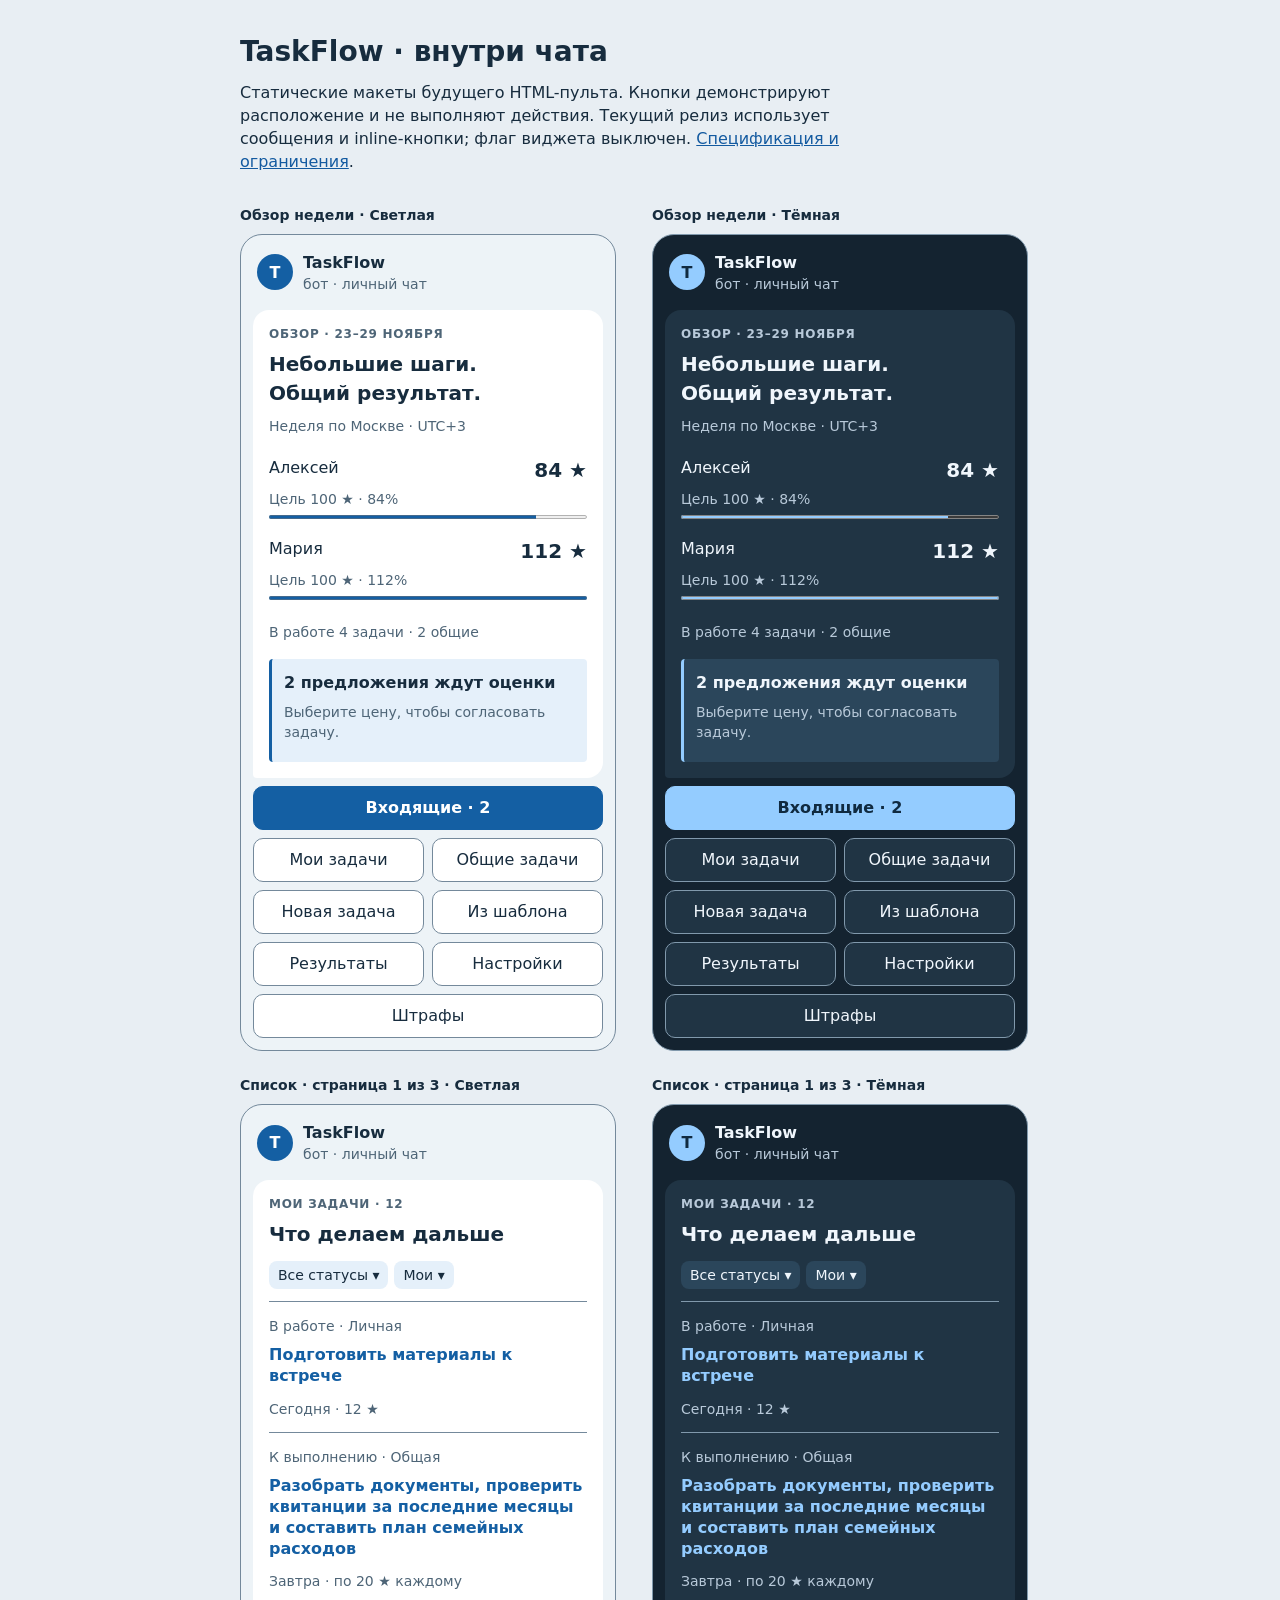
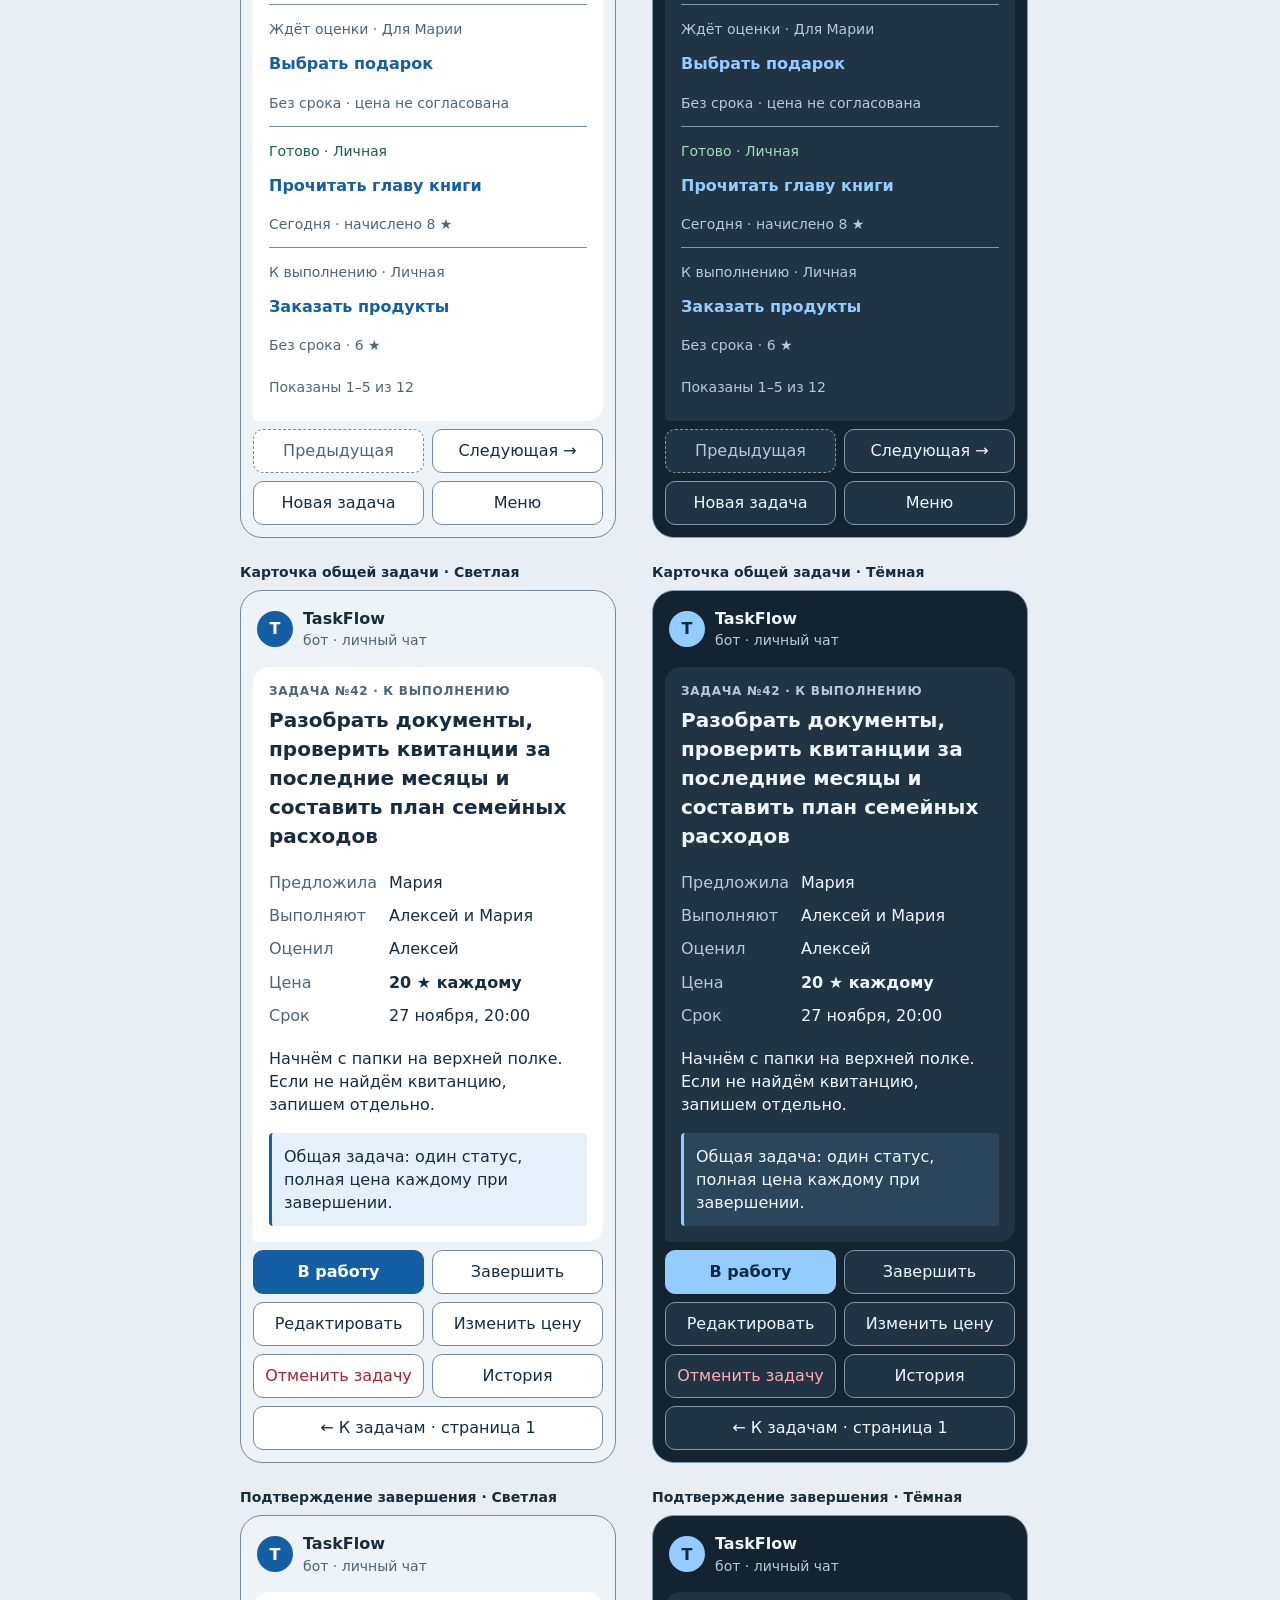
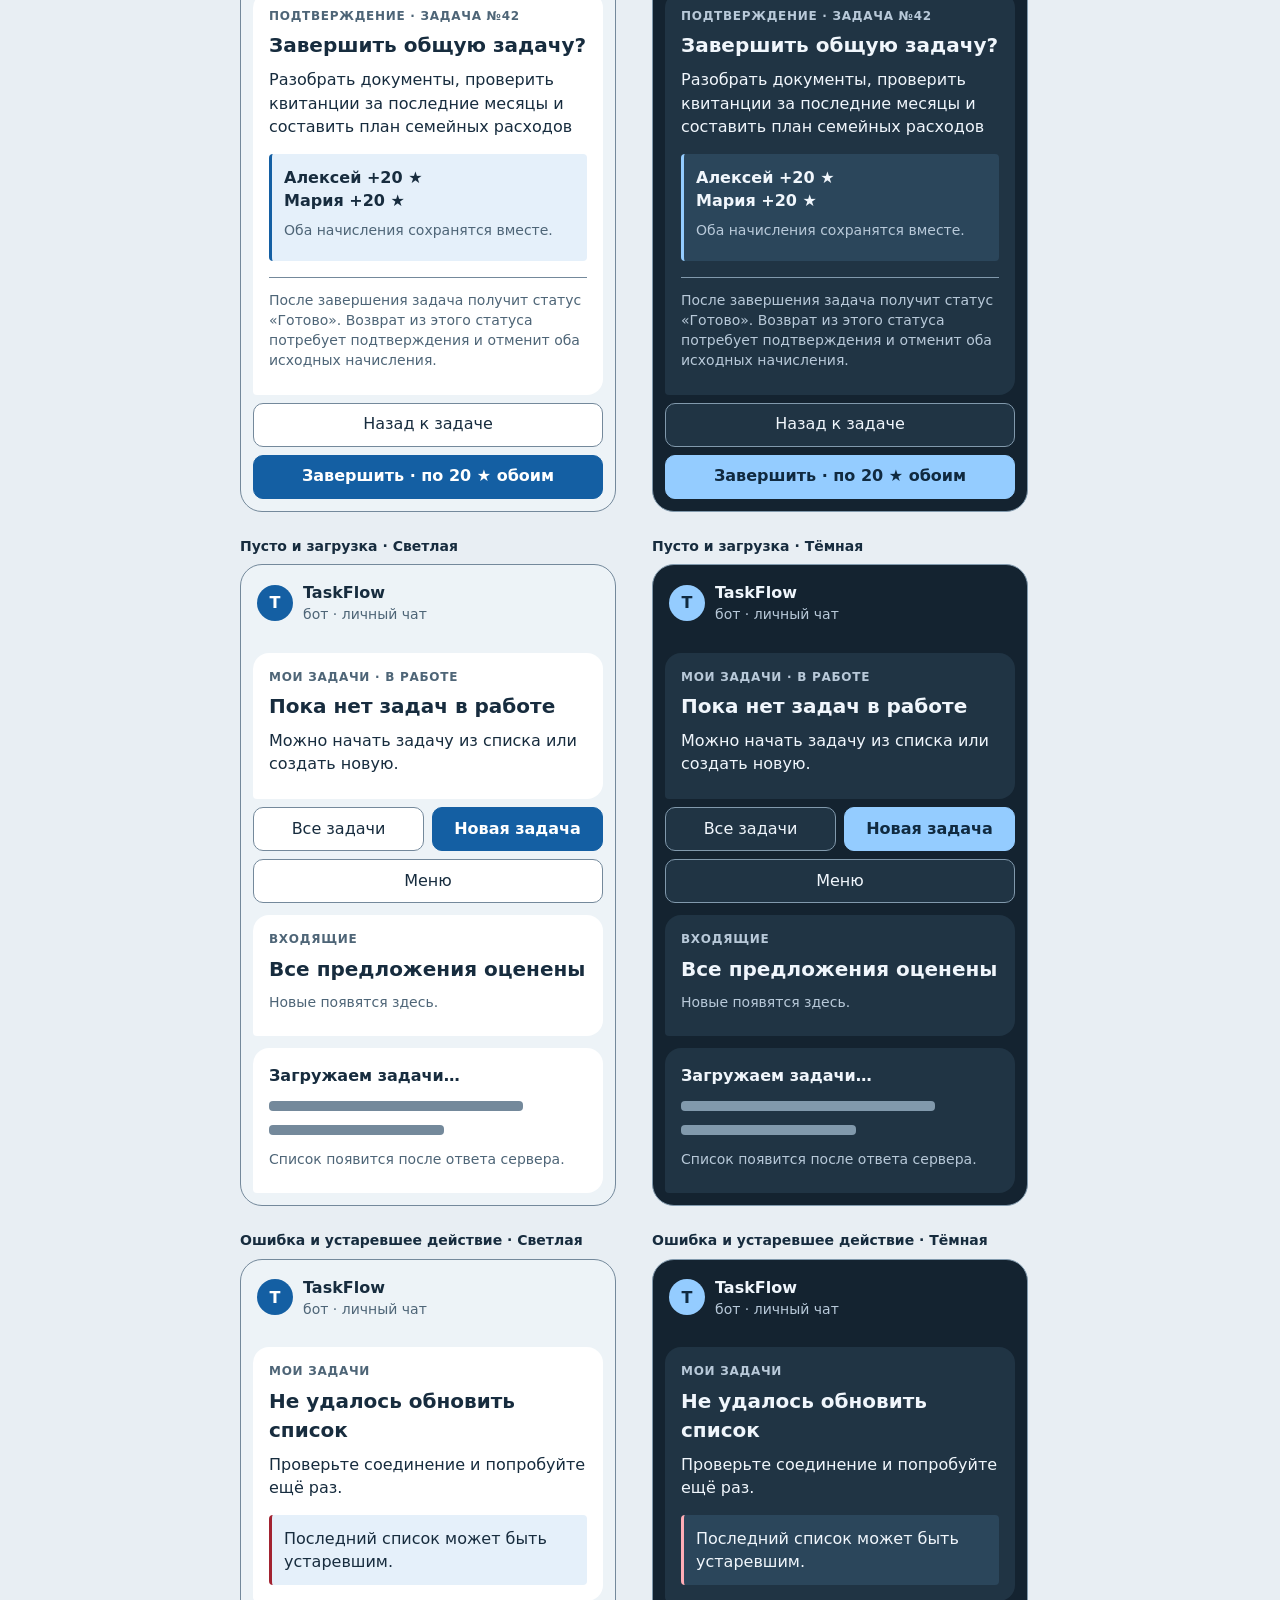
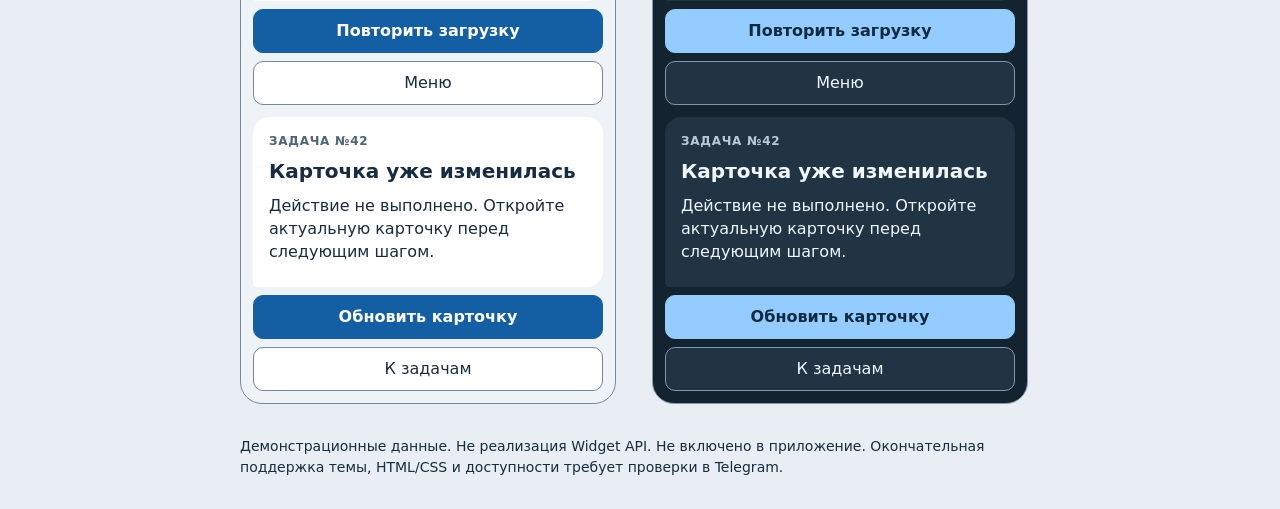
<file: docs/telegram-widget/mockups.html>
<!doctype html><html lang="ru"><head><meta charset="utf-8"><meta name="viewport" content="width=device-width, initial-scale=1"><title>TaskFlow · макеты пульта внутри чата</title><link rel="stylesheet" href="mockups.css"></head><body><main><h1>TaskFlow · внутри чата</h1><p class="intro">Статические макеты будущего HTML-пульта. Кнопки демонстрируют расположение и не выполняют действия. Текущий релиз использует сообщения и inline-кнопки; флаг виджета выключен. <a href="README.md">Спецификация и ограничения</a>.</p><div class="gallery">
<section class="sample" aria-label="Обзор недели · Светлая"><p class="caption">Обзор недели · Светлая</p><div class="phone "><header class="chat"><span class="avatar" aria-hidden="true">T</span><div><strong>TaskFlow</strong><div class="small">бот · личный чат</div></div></header><div class="bubble"><p class="eyebrow">Обзор · 23–29 ноября</p><h2>Небольшие шаги.<br>Общий результат.</h2><p class="small">Неделя по Москве · UTC+3</p><div class="people"><div class="person"><span>Алексей</span><strong>84 ★</strong><span class="small">Цель 100 ★ · 84%</span><progress value="84" max="100" aria-label="Алексей: 84 из 100 звёзд">84%</progress></div><div class="person"><span>Мария</span><strong>112 ★</strong><span class="small">Цель 100 ★ · 112%</span><progress value="100" max="100" aria-label="Мария: 112 из 100 звёзд, цель достигнута">112%</progress></div></div><p class="small">В работе 4 задачи · 2 общие</p><div class="notice"><strong>2 предложения ждут оценки</strong><p class="small">Выберите цену, чтобы согласовать задачу.</p></div></div><div class="actions"><button class="primary full">Входящие · 2</button><button>Мои задачи</button><button>Общие задачи</button><button>Новая задача</button><button>Из шаблона</button><button>Результаты</button><button>Настройки</button><button class="full">Штрафы</button></div></div></section>
<section class="sample" aria-label="Обзор недели · Тёмная"><p class="caption">Обзор недели · Тёмная</p><div class="phone dark"><header class="chat"><span class="avatar" aria-hidden="true">T</span><div><strong>TaskFlow</strong><div class="small">бот · личный чат</div></div></header><div class="bubble"><p class="eyebrow">Обзор · 23–29 ноября</p><h2>Небольшие шаги.<br>Общий результат.</h2><p class="small">Неделя по Москве · UTC+3</p><div class="people"><div class="person"><span>Алексей</span><strong>84 ★</strong><span class="small">Цель 100 ★ · 84%</span><progress value="84" max="100" aria-label="Алексей: 84 из 100 звёзд">84%</progress></div><div class="person"><span>Мария</span><strong>112 ★</strong><span class="small">Цель 100 ★ · 112%</span><progress value="100" max="100" aria-label="Мария: 112 из 100 звёзд, цель достигнута">112%</progress></div></div><p class="small">В работе 4 задачи · 2 общие</p><div class="notice"><strong>2 предложения ждут оценки</strong><p class="small">Выберите цену, чтобы согласовать задачу.</p></div></div><div class="actions"><button class="primary full">Входящие · 2</button><button>Мои задачи</button><button>Общие задачи</button><button>Новая задача</button><button>Из шаблона</button><button>Результаты</button><button>Настройки</button><button class="full">Штрафы</button></div></div></section>
<section class="sample" aria-label="Список · страница 1 из 3 · Светлая"><p class="caption">Список · страница 1 из 3 · Светлая</p><div class="phone "><header class="chat"><span class="avatar" aria-hidden="true">T</span><div><strong>TaskFlow</strong><div class="small">бот · личный чат</div></div></header><div class="bubble"><p class="eyebrow">Мои задачи · 12</p><h2>Что делаем дальше</h2><div class="filters"><span>Все статусы ▾</span><span>Мои ▾</span></div><ol><li><span class="status">В работе · Личная</span><button class="task-title">Подготовить материалы к встрече</button><span class="small">Сегодня · 12 ★</span></li><li><span class="status">К выполнению · Общая</span><button class="task-title">Разобрать документы, проверить квитанции за последние месяцы и составить план семейных расходов</button><span class="small">Завтра · по 20 ★ каждому</span></li><li><span class="status">Ждёт оценки · Для Марии</span><button class="task-title">Выбрать подарок</button><span class="small">Без срока · цена не согласована</span></li><li><span class="status success">Готово · Личная</span><button class="task-title">Прочитать главу книги</button><span class="small">Сегодня · начислено 8 ★</span></li><li><span class="status">К выполнению · Личная</span><button class="task-title">Заказать продукты</button><span class="small">Без срока · 6 ★</span></li></ol><p class="small">Показаны 1–5 из 12</p></div><div class="actions"><button disabled>Предыдущая</button><button>Следующая →</button><button>Новая задача</button><button>Меню</button></div></div></section>
<section class="sample" aria-label="Список · страница 1 из 3 · Тёмная"><p class="caption">Список · страница 1 из 3 · Тёмная</p><div class="phone dark"><header class="chat"><span class="avatar" aria-hidden="true">T</span><div><strong>TaskFlow</strong><div class="small">бот · личный чат</div></div></header><div class="bubble"><p class="eyebrow">Мои задачи · 12</p><h2>Что делаем дальше</h2><div class="filters"><span>Все статусы ▾</span><span>Мои ▾</span></div><ol><li><span class="status">В работе · Личная</span><button class="task-title">Подготовить материалы к встрече</button><span class="small">Сегодня · 12 ★</span></li><li><span class="status">К выполнению · Общая</span><button class="task-title">Разобрать документы, проверить квитанции за последние месяцы и составить план семейных расходов</button><span class="small">Завтра · по 20 ★ каждому</span></li><li><span class="status">Ждёт оценки · Для Марии</span><button class="task-title">Выбрать подарок</button><span class="small">Без срока · цена не согласована</span></li><li><span class="status success">Готово · Личная</span><button class="task-title">Прочитать главу книги</button><span class="small">Сегодня · начислено 8 ★</span></li><li><span class="status">К выполнению · Личная</span><button class="task-title">Заказать продукты</button><span class="small">Без срока · 6 ★</span></li></ol><p class="small">Показаны 1–5 из 12</p></div><div class="actions"><button disabled>Предыдущая</button><button>Следующая →</button><button>Новая задача</button><button>Меню</button></div></div></section>
<section class="sample" aria-label="Карточка общей задачи · Светлая"><p class="caption">Карточка общей задачи · Светлая</p><div class="phone "><header class="chat"><span class="avatar" aria-hidden="true">T</span><div><strong>TaskFlow</strong><div class="small">бот · личный чат</div></div></header><div class="bubble"><p class="eyebrow">Задача №42 · К выполнению</p><h2>Разобрать документы, проверить квитанции за последние месяцы и составить план семейных расходов</h2><dl><dt>Предложила</dt><dd>Мария</dd><dt>Выполняют</dt><dd>Алексей и Мария</dd><dt>Оценил</dt><dd>Алексей</dd><dt>Цена</dt><dd><strong>20 ★ каждому</strong></dd><dt>Срок</dt><dd>27 ноября, 20:00</dd></dl><p>Начнём с папки на верхней полке. Если не найдём квитанцию, запишем отдельно.</p><div class="notice">Общая задача: один статус, полная цена каждому при завершении.</div></div><div class="actions"><button class="primary">В работу</button><button>Завершить</button><button>Редактировать</button><button>Изменить цену</button><button class="danger">Отменить задачу</button><button>История</button><button class="full">← К задачам · страница 1</button></div></div></section>
<section class="sample" aria-label="Карточка общей задачи · Тёмная"><p class="caption">Карточка общей задачи · Тёмная</p><div class="phone dark"><header class="chat"><span class="avatar" aria-hidden="true">T</span><div><strong>TaskFlow</strong><div class="small">бот · личный чат</div></div></header><div class="bubble"><p class="eyebrow">Задача №42 · К выполнению</p><h2>Разобрать документы, проверить квитанции за последние месяцы и составить план семейных расходов</h2><dl><dt>Предложила</dt><dd>Мария</dd><dt>Выполняют</dt><dd>Алексей и Мария</dd><dt>Оценил</dt><dd>Алексей</dd><dt>Цена</dt><dd><strong>20 ★ каждому</strong></dd><dt>Срок</dt><dd>27 ноября, 20:00</dd></dl><p>Начнём с папки на верхней полке. Если не найдём квитанцию, запишем отдельно.</p><div class="notice">Общая задача: один статус, полная цена каждому при завершении.</div></div><div class="actions"><button class="primary">В работу</button><button>Завершить</button><button>Редактировать</button><button>Изменить цену</button><button class="danger">Отменить задачу</button><button>История</button><button class="full">← К задачам · страница 1</button></div></div></section>
<section class="sample" aria-label="Подтверждение завершения · Светлая"><p class="caption">Подтверждение завершения · Светлая</p><div class="phone "><header class="chat"><span class="avatar" aria-hidden="true">T</span><div><strong>TaskFlow</strong><div class="small">бот · личный чат</div></div></header><div class="bubble"><p class="eyebrow">Подтверждение · Задача №42</p><h2>Завершить общую задачу?</h2><p>Разобрать документы, проверить квитанции за последние месяцы и составить план семейных расходов</p><div class="notice"><strong>Алексей +20 ★<br>Мария +20 ★</strong><p class="small">Оба начисления сохранятся вместе.</p></div><p class="divider small">После завершения задача получит статус «Готово». Возврат из этого статуса потребует подтверждения и отменит оба исходных начисления.</p></div><div class="actions"><button class="full">Назад к задаче</button><button class="primary full">Завершить · по 20 ★ обоим</button></div></div></section>
<section class="sample" aria-label="Подтверждение завершения · Тёмная"><p class="caption">Подтверждение завершения · Тёмная</p><div class="phone dark"><header class="chat"><span class="avatar" aria-hidden="true">T</span><div><strong>TaskFlow</strong><div class="small">бот · личный чат</div></div></header><div class="bubble"><p class="eyebrow">Подтверждение · Задача №42</p><h2>Завершить общую задачу?</h2><p>Разобрать документы, проверить квитанции за последние месяцы и составить план семейных расходов</p><div class="notice"><strong>Алексей +20 ★<br>Мария +20 ★</strong><p class="small">Оба начисления сохранятся вместе.</p></div><p class="divider small">После завершения задача получит статус «Готово». Возврат из этого статуса потребует подтверждения и отменит оба исходных начисления.</p></div><div class="actions"><button class="full">Назад к задаче</button><button class="primary full">Завершить · по 20 ★ обоим</button></div></div></section>
<section class="sample" aria-label="Пусто и загрузка · Светлая"><p class="caption">Пусто и загрузка · Светлая</p><div class="phone "><header class="chat"><span class="avatar" aria-hidden="true">T</span><div><strong>TaskFlow</strong><div class="small">бот · личный чат</div></div></header><div class="bubble state"><p class="eyebrow">Мои задачи · В работе</p><h2>Пока нет задач в работе</h2><p>Можно начать задачу из списка или создать новую.</p></div><div class="actions"><button>Все задачи</button><button class="primary">Новая задача</button><button class="full">Меню</button></div><div class="bubble state"><p class="eyebrow">Входящие</p><h2>Все предложения оценены</h2><p class="small">Новые появятся здесь.</p></div><div class="bubble state" aria-busy="true"><h3>Загружаем задачи…</h3><div class="skeleton" aria-hidden="true"></div><div class="skeleton short" aria-hidden="true"></div><p class="small">Список появится после ответа сервера.</p></div></div></section>
<section class="sample" aria-label="Пусто и загрузка · Тёмная"><p class="caption">Пусто и загрузка · Тёмная</p><div class="phone dark"><header class="chat"><span class="avatar" aria-hidden="true">T</span><div><strong>TaskFlow</strong><div class="small">бот · личный чат</div></div></header><div class="bubble state"><p class="eyebrow">Мои задачи · В работе</p><h2>Пока нет задач в работе</h2><p>Можно начать задачу из списка или создать новую.</p></div><div class="actions"><button>Все задачи</button><button class="primary">Новая задача</button><button class="full">Меню</button></div><div class="bubble state"><p class="eyebrow">Входящие</p><h2>Все предложения оценены</h2><p class="small">Новые появятся здесь.</p></div><div class="bubble state" aria-busy="true"><h3>Загружаем задачи…</h3><div class="skeleton" aria-hidden="true"></div><div class="skeleton short" aria-hidden="true"></div><p class="small">Список появится после ответа сервера.</p></div></div></section>
<section class="sample" aria-label="Ошибка и устаревшее действие · Светлая"><p class="caption">Ошибка и устаревшее действие · Светлая</p><div class="phone "><header class="chat"><span class="avatar" aria-hidden="true">T</span><div><strong>TaskFlow</strong><div class="small">бот · личный чат</div></div></header><div class="bubble state"><p class="eyebrow">Мои задачи</p><h2>Не удалось обновить список</h2><p>Проверьте соединение и попробуйте ещё раз.</p><div class="notice error">Последний список может быть устаревшим.</div></div><div class="actions"><button class="primary full">Повторить загрузку</button><button class="full">Меню</button></div><div class="bubble state"><p class="eyebrow">Задача №42</p><h2>Карточка уже изменилась</h2><p>Действие не выполнено. Откройте актуальную карточку перед следующим шагом.</p></div><div class="actions"><button class="primary full">Обновить карточку</button><button class="full">К задачам</button></div></div></section>
<section class="sample" aria-label="Ошибка и устаревшее действие · Тёмная"><p class="caption">Ошибка и устаревшее действие · Тёмная</p><div class="phone dark"><header class="chat"><span class="avatar" aria-hidden="true">T</span><div><strong>TaskFlow</strong><div class="small">бот · личный чат</div></div></header><div class="bubble state"><p class="eyebrow">Мои задачи</p><h2>Не удалось обновить список</h2><p>Проверьте соединение и попробуйте ещё раз.</p><div class="notice error">Последний список может быть устаревшим.</div></div><div class="actions"><button class="primary full">Повторить загрузку</button><button class="full">Меню</button></div><div class="bubble state"><p class="eyebrow">Задача №42</p><h2>Карточка уже изменилась</h2><p>Действие не выполнено. Откройте актуальную карточку перед следующим шагом.</p></div><div class="actions"><button class="primary full">Обновить карточку</button><button class="full">К задачам</button></div></div></section>
</div><footer>Демонстрационные данные. Не реализация Widget API. Не включено в приложение. Окончательная поддержка темы, HTML/CSS и доступности требует проверки в Telegram.</footer></main></body></html>
</file>
<file: docs/telegram-widget/mockups.css>
:root { color-scheme: light; font: 16px/1.45 system-ui, -apple-system, sans-serif; color: #172c3e; background: #e8eef3; }
* { box-sizing: border-box; }
body { margin: 0; padding: 32px 16px; }
main { max-width: 800px; margin: auto; }
h1 { font-size: 28px; margin: 0 0 8px; }
h2 { font-size: 20px; margin: 0; }
h3 { font-size: 16px; margin: 0; }
p { margin: 8px 0; }
a { color: #135aa0; }
.intro { max-width: 65ch; margin-bottom: 32px; }
.gallery { display: grid; grid-template-columns: repeat(2, minmax(0, 1fr)); gap: 24px; align-items: start; }
.sample { min-width: 0; }
.caption { font-size: 14px; font-weight: 650; margin: 0 0 8px; }
.phone { --bg: #edf3f7; --surface: #ffffff; --fg: #172c3e; --muted: #4e6577; --line: #74899b; --primary: #145fa3; --on-primary: #ffffff; --tint: #e5f0fa; --good: #17633f; --danger: #a22331; background: var(--bg); color: var(--fg); width: 100%; max-width: 376px; padding: 12px; border: 1px solid var(--line); border-radius: 22px; overflow-wrap: anywhere; }
.dark { color-scheme: dark; --bg: #142330; --surface: #203444; --fg: #f0f6fc; --muted: #b8c9d9; --line: #8199ac; --primary: #94ccff; --on-primary: #102a40; --tint: #2b465b; --good: #9be0ba; --danger: #ffadb6; }
.chat { display: flex; gap: 10px; align-items: center; padding: 4px 4px 16px; }
.avatar { display: grid; place-items: center; width: 36px; height: 36px; border-radius: 50%; background: var(--primary); color: var(--on-primary); font-weight: 750; flex-shrink: 0; }
.small, small { font-size: 14px; color: var(--muted); }
.bubble { background: var(--surface); padding: 16px; border-radius: 16px 16px 16px 4px; }
.eyebrow { font-size: 12px; font-weight: 750; text-transform: uppercase; letter-spacing: .06em; color: var(--muted); margin: 0 0 6px; }
.people { display: grid; gap: 16px; margin: 20px 0; }
.person { display: grid; grid-template-columns: 1fr auto; gap: 4px 12px; }
.person strong { font-size: 20px; font-variant-numeric: tabular-nums; }
progress { width: 100%; height: 8px; grid-column: 1/-1; accent-color: var(--primary); }
.notice { border-left: 3px solid var(--primary); background: var(--tint); padding: 12px; margin: 16px 0 0; border-radius: 4px; }
.actions { display: grid; grid-template-columns: 1fr 1fr; gap: 8px; margin-top: 8px; }
button { font: inherit; line-height: 1.3; min-height: 44px; border: 1px solid var(--line); border-radius: 10px; padding: 10px; background: var(--surface); color: var(--fg); cursor: default; overflow-wrap: anywhere; }
button:focus-visible { outline: 3px solid var(--primary); outline-offset: 3px; }
button.primary { background: var(--primary); color: var(--on-primary); border-color: var(--primary); font-weight: 650; }
button.full { grid-column: 1/-1; }
button.danger { color: var(--danger); }
button[disabled] { opacity: 1; color: var(--muted); border-style: dashed; }
.filters { display: flex; flex-wrap: wrap; gap: 6px; margin: 12px 0; }
.filters span { padding: 4px 9px; background: var(--tint); border-radius: 8px; font-size: 14px; }
ol { list-style: none; padding: 0; margin: 0; }
li { padding: 12px 0; border-top: 1px solid var(--line); }
.task-title { display: block; font-weight: 650; margin: 2px 0 4px; }
.status { color: var(--muted); font-size: 14px; }
.success { color: var(--good); }
dl { display: grid; grid-template-columns: auto 1fr; gap: 10px 12px; margin: 20px 0; }
dt { color: var(--muted); }
dd { margin: 0; }
.divider { border-top: 1px solid var(--line); margin-top: 16px; padding-top: 12px; }
.state { margin-top: 12px; }
.state:first-child { margin-top: 0; }
.error { border-left-color: var(--danger); }
.skeleton { height: 10px; width: 80%; margin: 14px 0; border-radius: 4px; background: var(--line); }
.skeleton.short { width: 55%; }
footer { margin-top: 32px; font-size: 14px; }
@media (max-width: 600px) { body { padding: 20px 12px; } .gallery { grid-template-columns: 1fr; } .phone { max-width: none; } }
@media (prefers-reduced-motion: reduce) { * { scroll-behavior: auto; } }
@media print { body { background: white; } .sample { break-inside: avoid; } }
button.task-title { text-align: left; border: 0; padding: 6px 0; width: 100%; background: transparent; color: var(--primary); }
</file>
